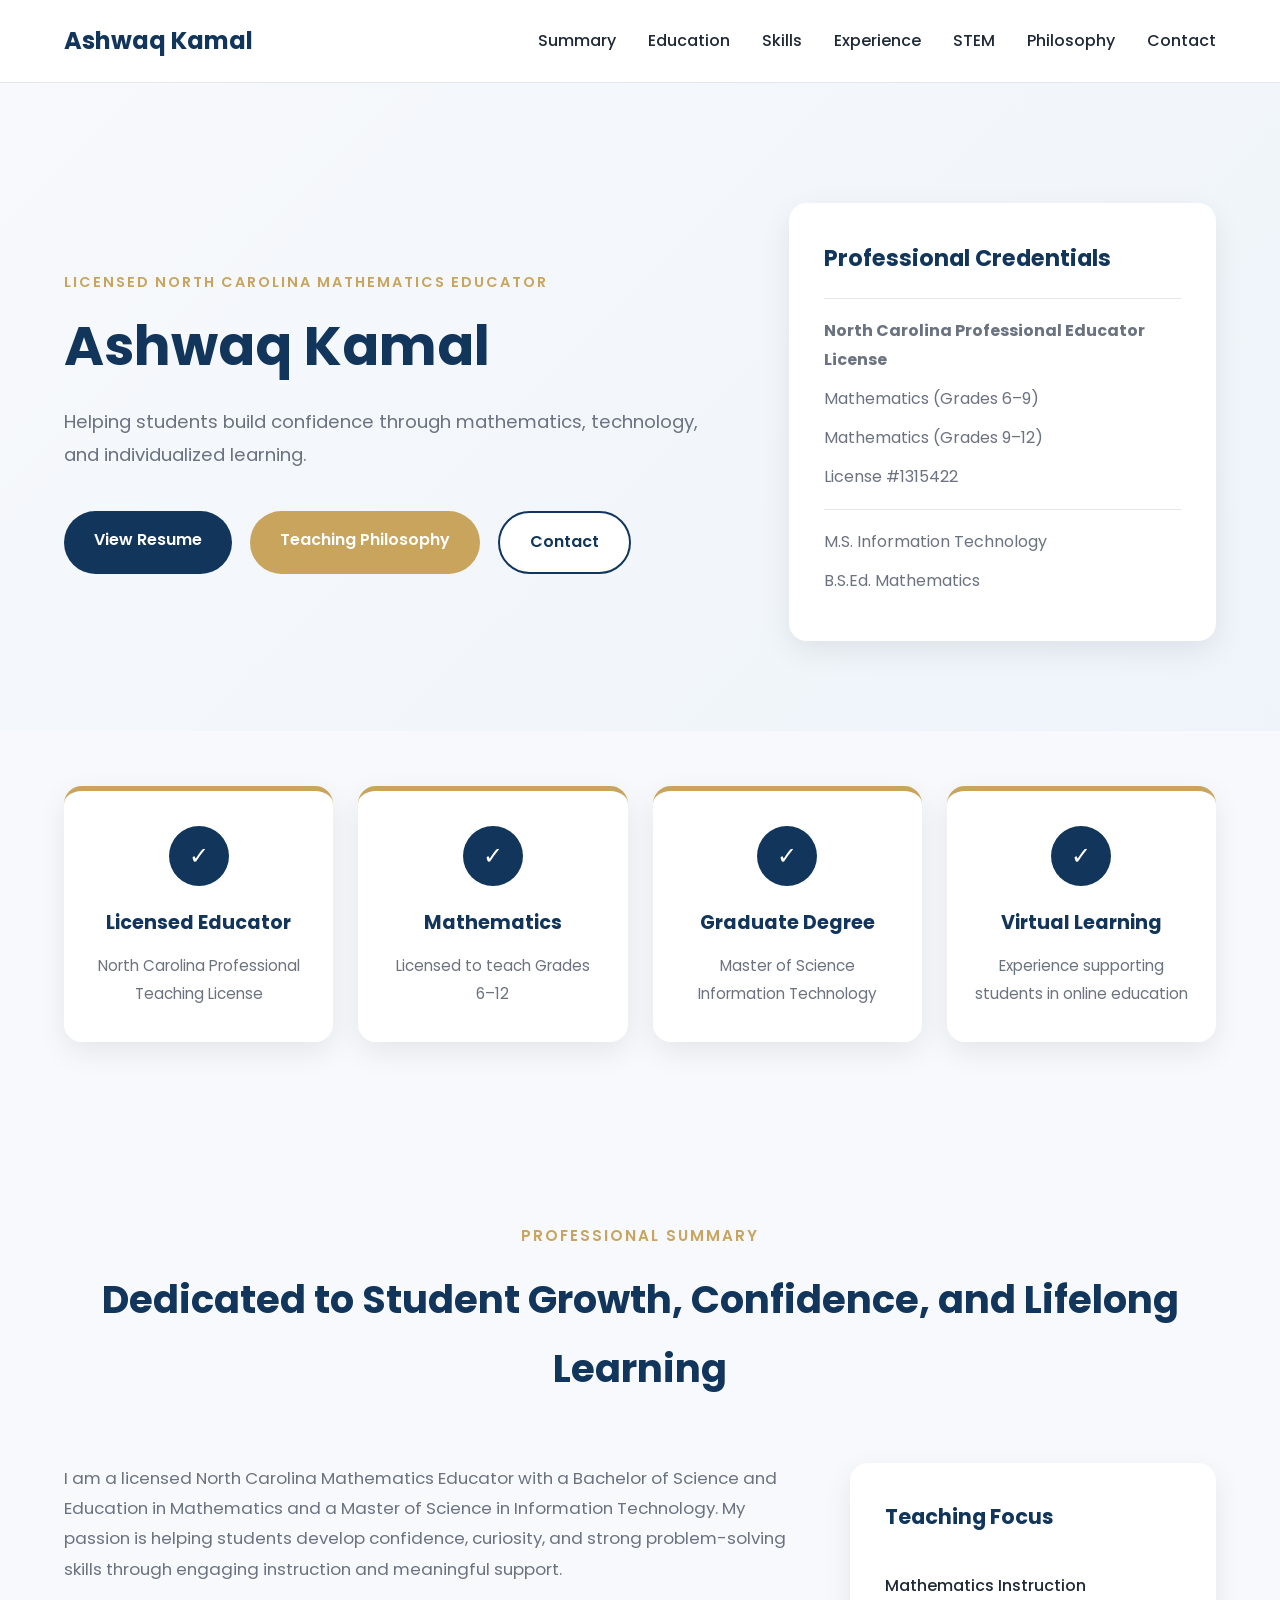
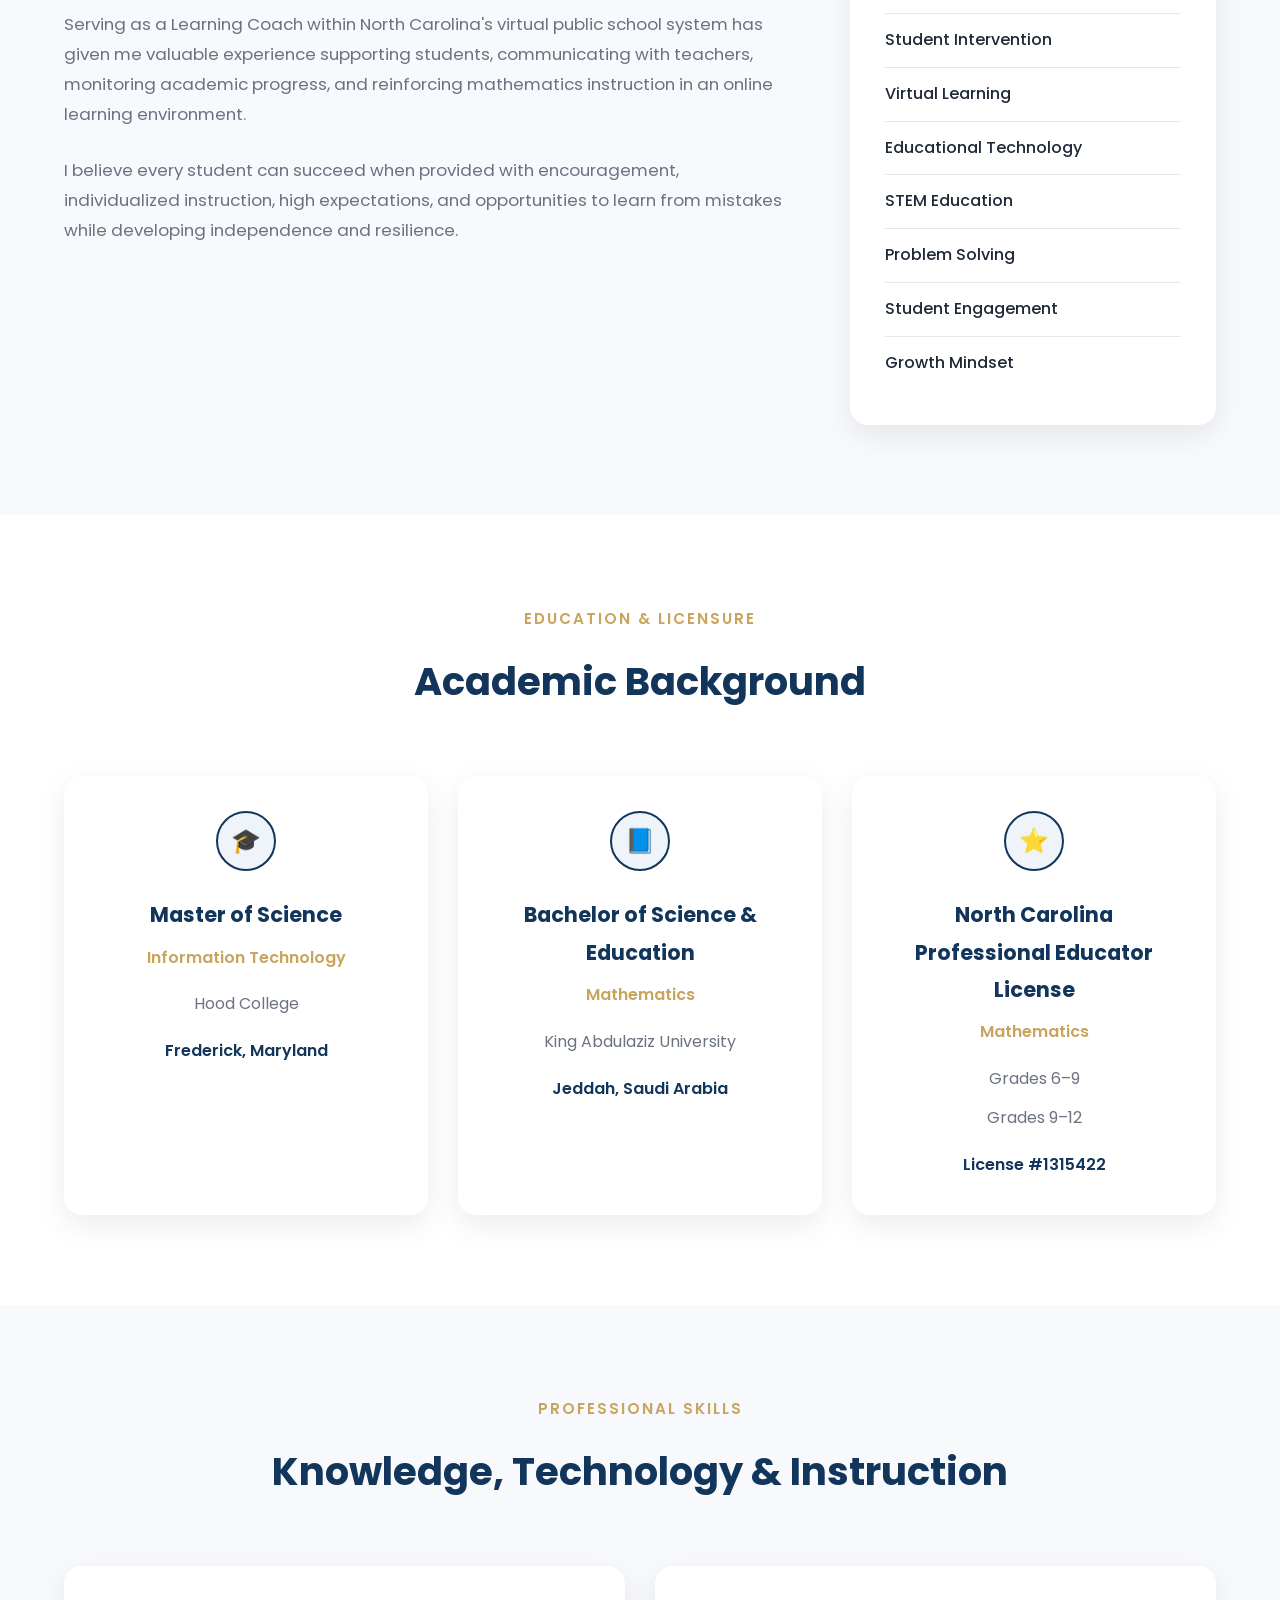
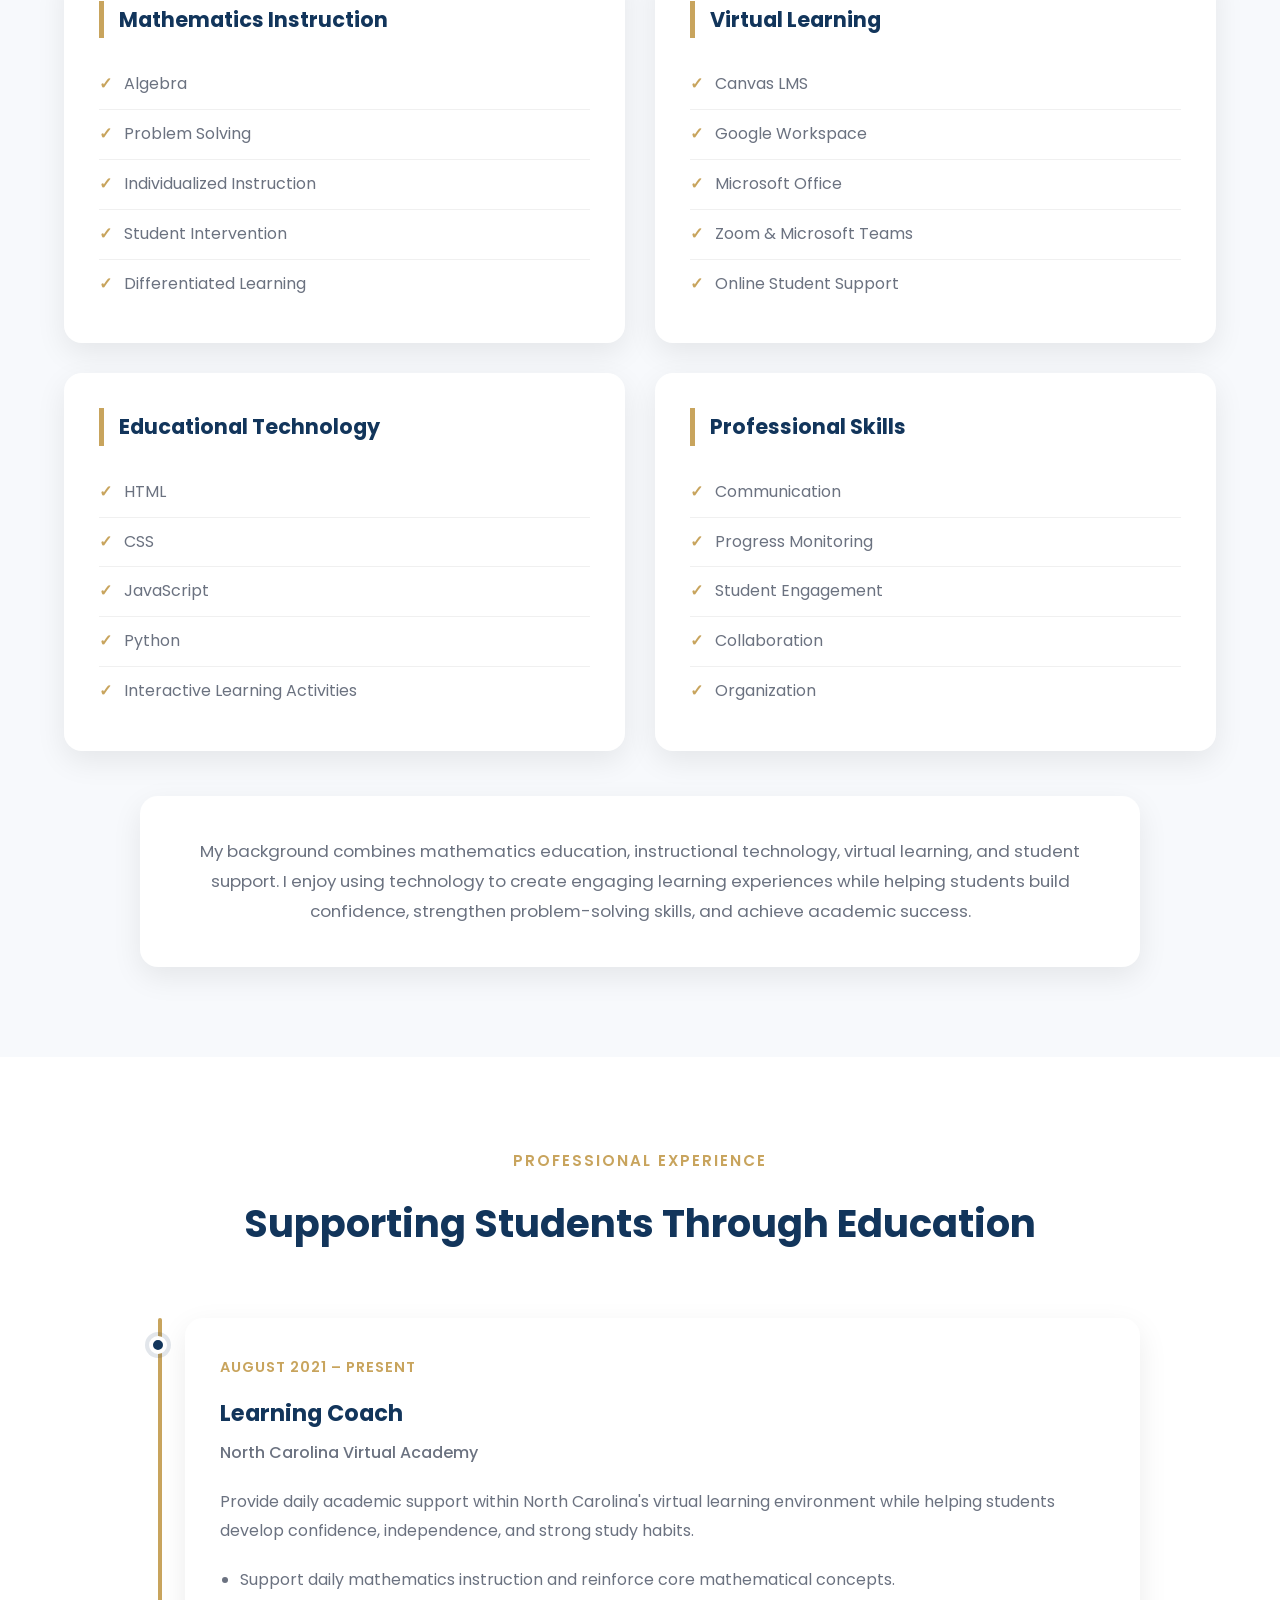
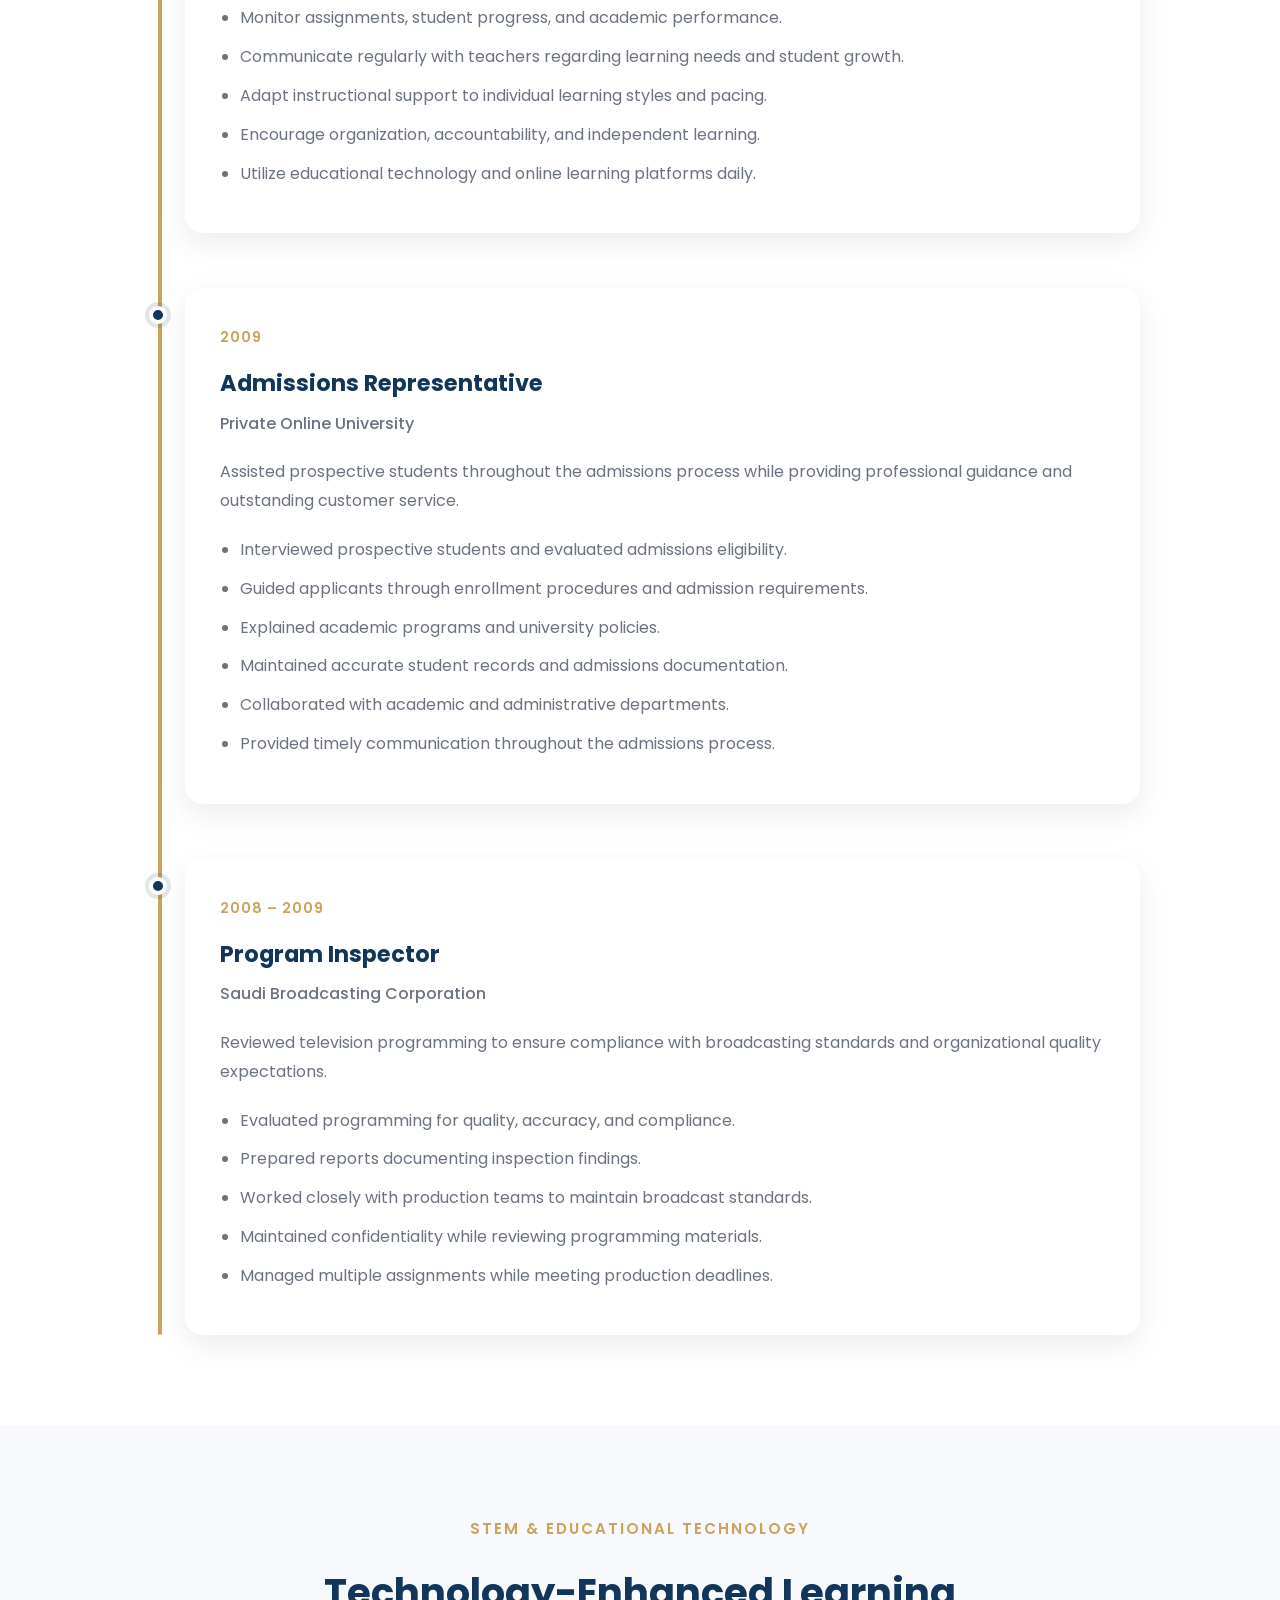
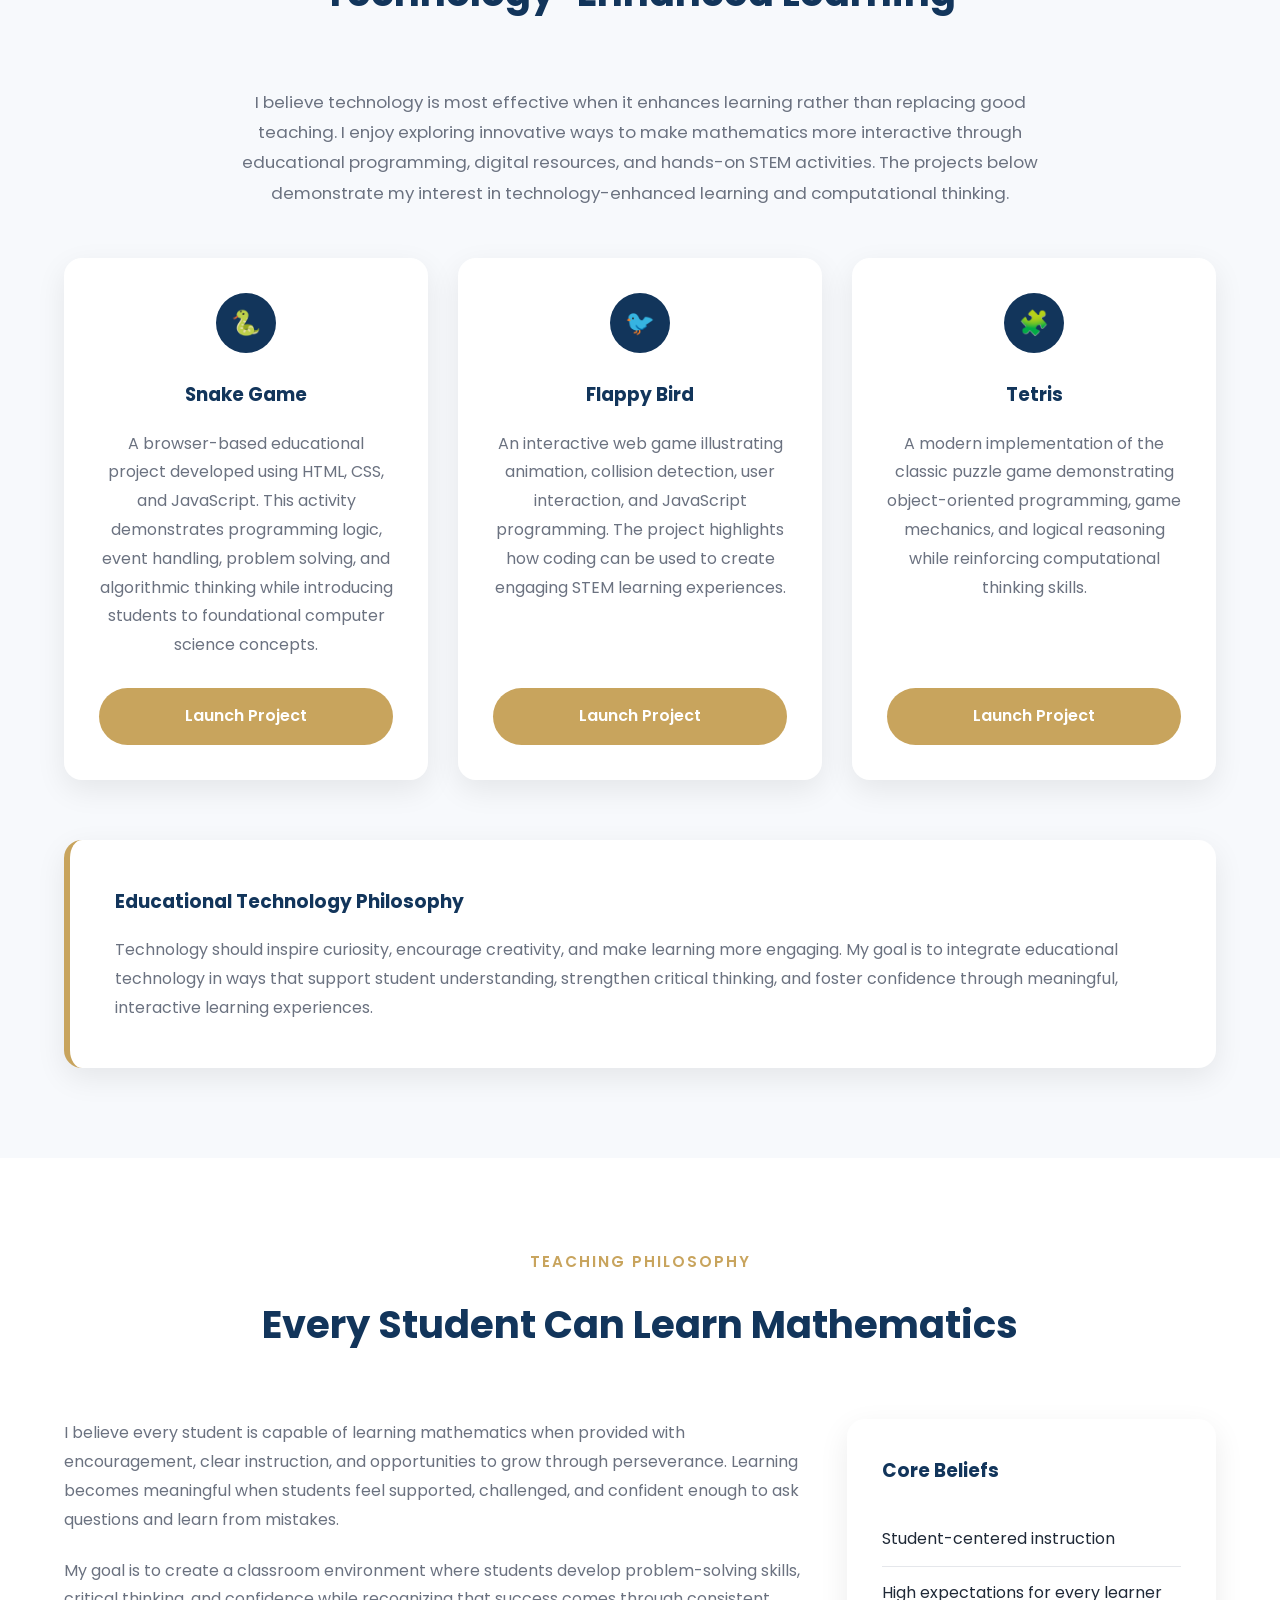
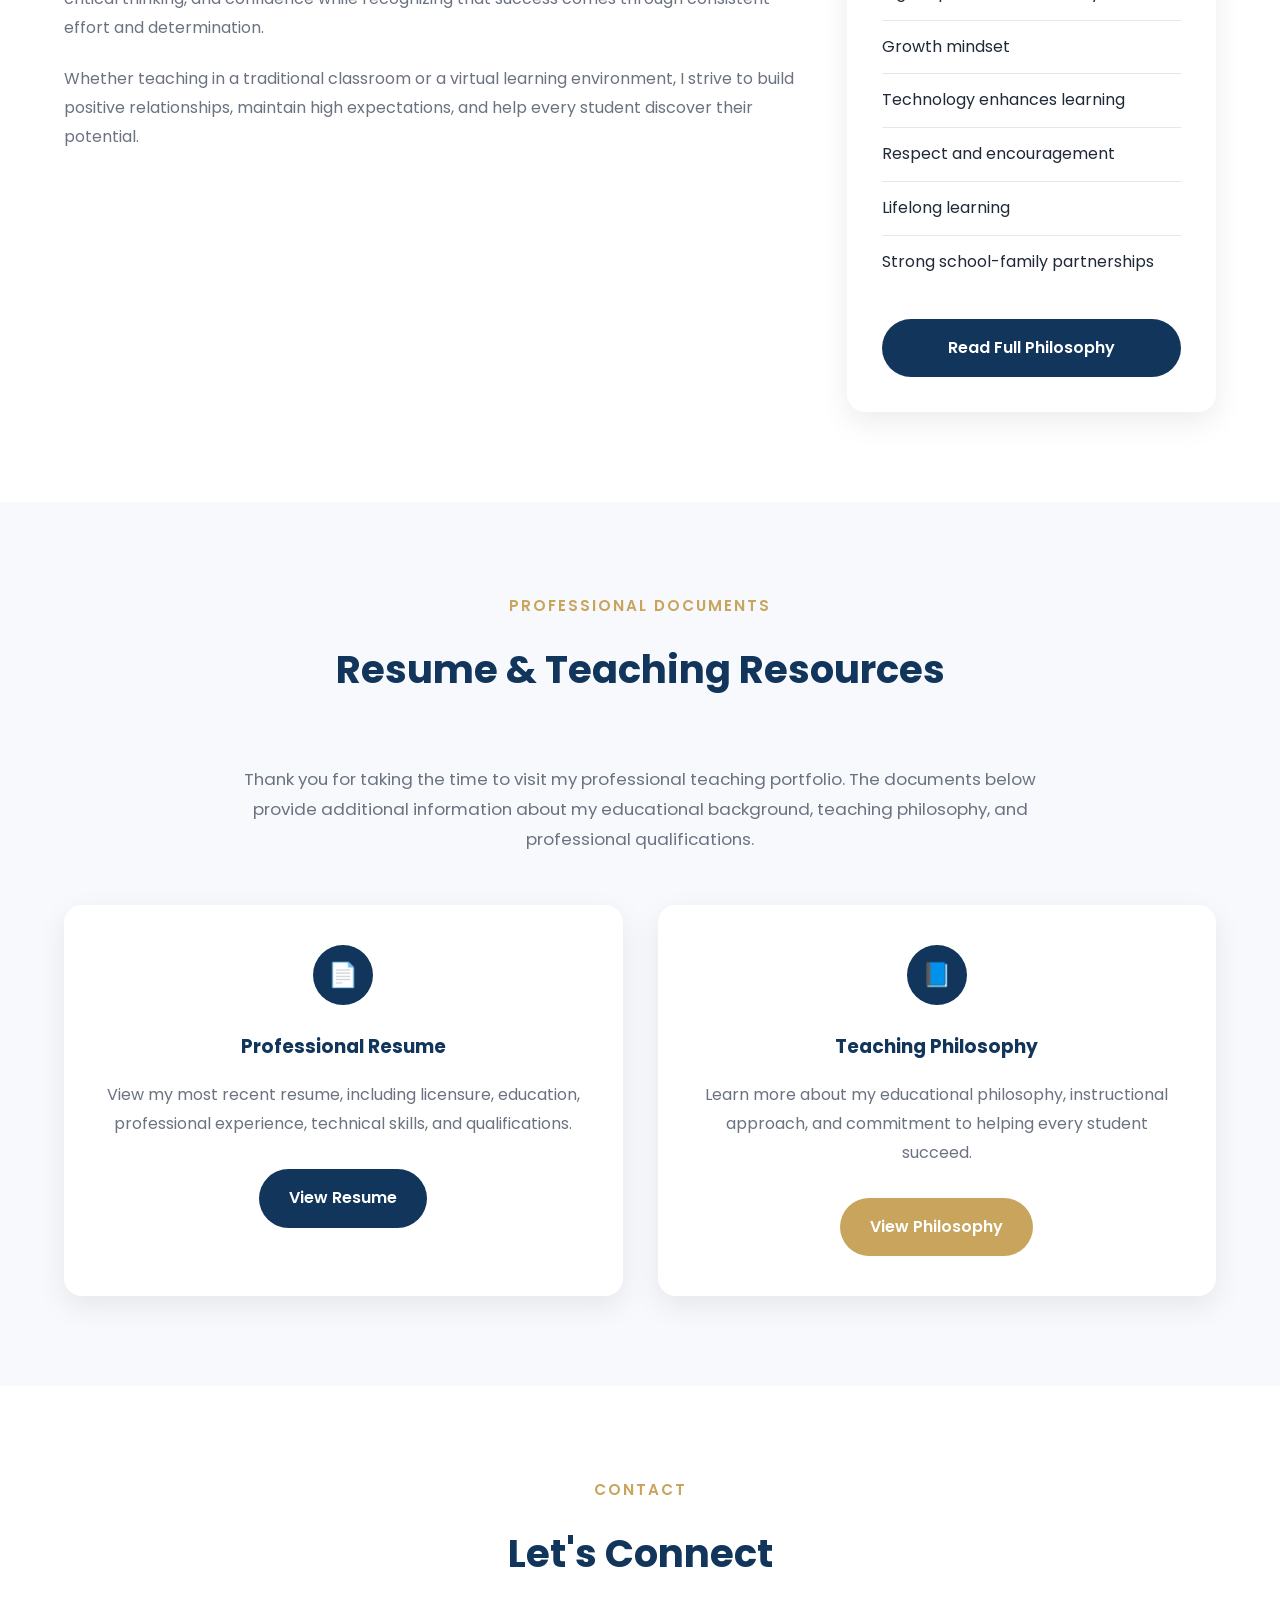
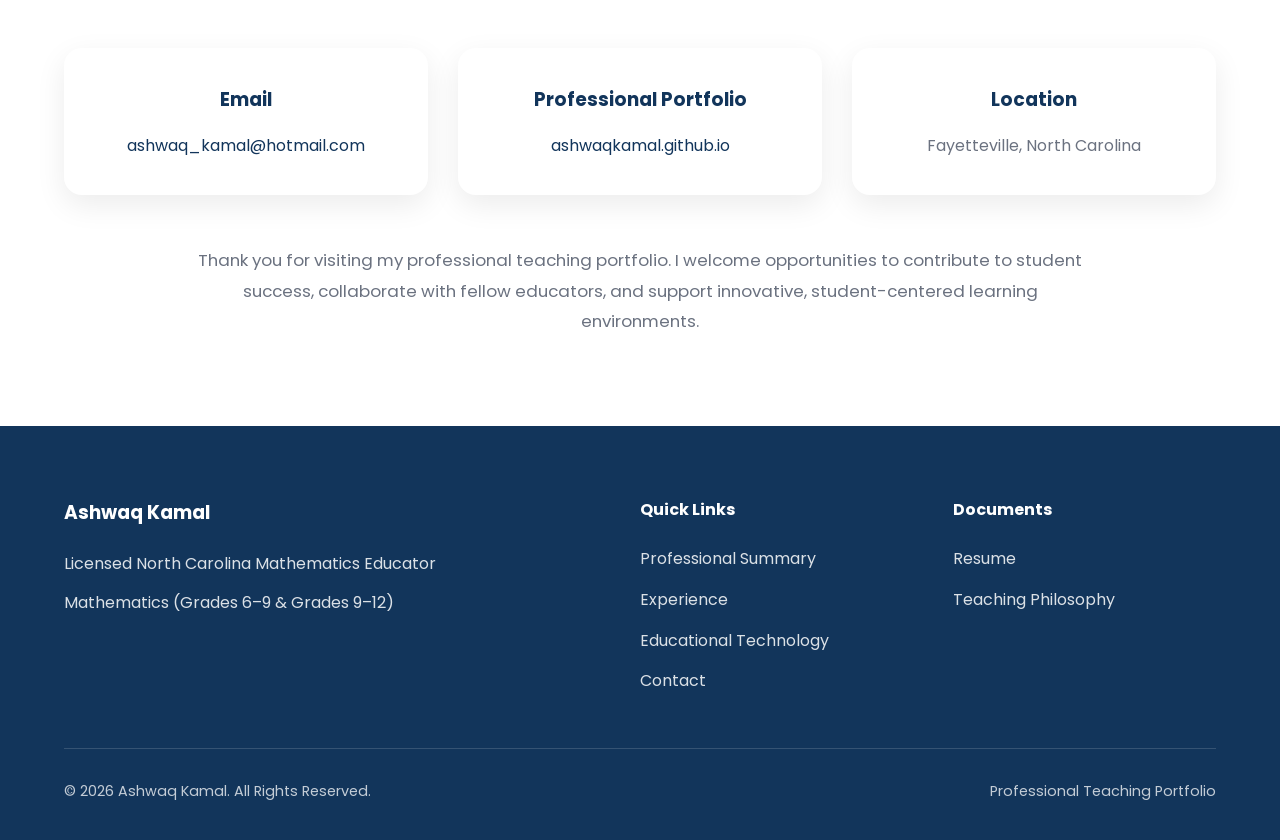
<file: index.html>
<!DOCTYPE html>
<html lang="en">

<head>

    <meta charset="UTF-8">

    <meta name="viewport"
          content="width=device-width, initial-scale=1.0">

    <meta name="description"
          content="Professional Teaching Portfolio of Ashwaq Kamal, Licensed North Carolina Mathematics Educator.">

    <meta name="keywords"
          content="Math Teacher, Mathematics Educator, North Carolina Teacher, STEM, Virtual Learning, NC Licensed Teacher">

    <meta name="author"
          content="Ashwaq Kamal">

    <title>

        Ashwaq Kamal | Professional Teaching Portfolio

    </title>

    <link rel="stylesheet"
          href="style.css">

    <link rel="preconnect"
          href="https://fonts.googleapis.com">

    <link rel="preconnect"
          href="https://fonts.gstatic.com"
          crossorigin>

    <link href="https://fonts.googleapis.com/css2?family=Poppins:wght@300;400;500;600;700&display=swap"
          rel="stylesheet">

</head>

<body>



<!-- ===========================
     HEADER
============================ -->

<header id="header">

    <div class="container">

        <nav>

            <div class="logo">

                Ashwaq Kamal

            </div>

            <ul>

                <li><a href="#summary">Summary</a></li>

                <li><a href="#education">Education</a></li>

                <li><a href="#skills">Skills</a></li>

                <li><a href="#experience">Experience</a></li>

                <li><a href="#stem">STEM</a></li>

                <li><a href="#philosophy">Philosophy</a></li>

                <li><a href="#contact">Contact</a></li>

            </ul>

        </nav>

    </div>

</header>



<!-- ===========================
     HERO
============================ -->

<section class="hero">

<div class="container hero-container">

<div class="hero-left">

<p class="hero-subtitle">

Licensed North Carolina Mathematics Educator

</p>

<h1>

Ashwaq Kamal

</h1>

<p class="hero-tagline">

Helping students build confidence through
mathematics, technology,
and individualized learning.

</p>

<div class="hero-buttons">

<a href="documents/resume.pdf"
target="_blank"
class="btn btn-primary">

View Resume

</a>

<a href="documents/teaching-philosophy.pdf"
target="_blank"
class="btn btn-secondary">

Teaching Philosophy

</a>

<a href="#contact"
class="btn btn-outline">

Contact

</a>

</div>

</div>



<div class="hero-right">

<div class="license-card">

<h3>

Professional Credentials

</h3>

<hr>

<p>

<strong>North Carolina Professional Educator License</strong>

</p>

<p>

Mathematics (Grades 6–9)

</p>

<p>

Mathematics (Grades 9–12)

</p>

<p>

License #1315422

</p>

<hr>

<p>

M.S. Information Technology

</p>

<p>

B.S.Ed. Mathematics

</p>

</div>

</div>

</div>

</section>



<!-- ===========================
     HIGHLIGHTS
============================ -->

<section class="highlights">

<div class="container">

<div class="highlight-grid">

<div class="highlight-card">

<div class="highlight-number">

✓

</div>

<h3>

Licensed Educator

</h3>

<p>

North Carolina
Professional
Teaching License

</p>

</div>



<div class="highlight-card">

<div class="highlight-number">

✓

</div>

<h3>

Mathematics

</h3>

<p>

Licensed to teach

Grades 6–12

</p>

</div>



<div class="highlight-card">

<div class="highlight-number">

✓

</div>

<h3>

Graduate Degree

</h3>

<p>

Master of Science

Information Technology

</p>

</div>



<div class="highlight-card">

<div class="highlight-number">

✓

</div>

<h3>

Virtual Learning

</h3>

<p>

Experience supporting students in online education

</p>

</div>

</div>

</div>

</section>



<!-- ===========================
     PROFESSIONAL SUMMARY
============================ -->

<section id="summary"
class="section">

<div class="container">

<div class="section-heading">

<span>

Professional Summary

</span>

<h2>

Dedicated to Student Growth,
Confidence,
and Lifelong Learning

</h2>

</div>

<div class="summary-grid">

<div class="summary-text">

<p>

I am a licensed North Carolina Mathematics Educator with a Bachelor of Science and Education in Mathematics and a Master of Science in Information Technology. My passion is helping students develop confidence, curiosity, and strong problem-solving skills through engaging instruction and meaningful support.

</p>

<p>

Serving as a Learning Coach within North Carolina's virtual public school system has given me valuable experience supporting students, communicating with teachers, monitoring academic progress, and reinforcing mathematics instruction in an online learning environment.

</p>

<p>

I believe every student can succeed when provided with encouragement, individualized instruction, high expectations, and opportunities to learn from mistakes while developing independence and resilience.

</p>

</div>

<div class="summary-image">

<div class="profile-box">

<h3>

Teaching Focus

</h3>

<ul>

<li>Mathematics Instruction</li>

<li>Student Intervention</li>

<li>Virtual Learning</li>

<li>Educational Technology</li>

<li>STEM Education</li>

<li>Problem Solving</li>

<li>Student Engagement</li>

<li>Growth Mindset</li>

</ul>

</div>

</div>

</div>

</div>

</section>



<!-- ===========================
     EDUCATION & LICENSURE
============================ -->

<section id="education"
class="section light">

<div class="container">

<div class="section-heading">

<span>

Education & Licensure

</span>

<h2>

Academic Background

</h2>

</div>

<div class="education-grid">
    <!-- Education Card -->

<article class="education-card">

    <div class="card-icon">

    🎓

    </div>

    <h3>

        Master of Science

    </h3>

    <h4>

        Information Technology

    </h4>

    <p>

        Hood College

    </p>

    <span>

        Frederick, Maryland

    </span>

</article>



<!-- Education Card -->

<article class="education-card">

    <div class="card-icon">

    📘

    </div>

    <h3>

        Bachelor of Science & Education

    </h3>

    <h4>

        Mathematics

    </h4>

    <p>

        King Abdulaziz University

    </p>

    <span>

        Jeddah, Saudi Arabia

    </span>

</article>



<!-- Licensure Card -->

<article class="education-card">

    <div class="card-icon">

    ⭐

    </div>

    <h3>

        North Carolina Professional Educator License

    </h3>

    <h4>

        Mathematics

    </h4>

    <p>

        Grades 6–9

    </p>

    <p>

        Grades 9–12

    </p>

    <span>

        License #1315422

    </span>

</article>

</div>

</div>

</section>



<!-- ===========================
     PROFESSIONAL SKILLS
============================ -->

<section id="skills"
class="section">

<div class="container">

<div class="section-heading">

<span>

Professional Skills

</span>

<h2>

Knowledge, Technology & Instruction

</h2>

</div>



<div class="skills-grid">



<div class="skill-card">

<h3>

Mathematics Instruction

</h3>

<ul>

<li>Algebra</li>

<li>Problem Solving</li>

<li>Individualized Instruction</li>

<li>Student Intervention</li>

<li>Differentiated Learning</li>

</ul>

</div>



<div class="skill-card">

<h3>

Virtual Learning

</h3>

<ul>

<li>Canvas LMS</li>

<li>Google Workspace</li>

<li>Microsoft Office</li>

<li>Zoom & Microsoft Teams</li>

<li>Online Student Support</li>

</ul>

</div>



<div class="skill-card">

<h3>

Educational Technology

</h3>

<ul>

<li>HTML</li>

<li>CSS</li>

<li>JavaScript</li>

<li>Python</li>

<li>Interactive Learning Activities</li>

</ul>

</div>



<div class="skill-card">

<h3>

Professional Skills

</h3>

<ul>

<li>Communication</li>

<li>Progress Monitoring</li>

<li>Student Engagement</li>

<li>Collaboration</li>

<li>Organization</li>

</ul>

</div>

</div>



<div class="skills-summary">

<p>

My background combines mathematics education, instructional technology,
virtual learning, and student support. I enjoy using technology to
create engaging learning experiences while helping students build
confidence, strengthen problem-solving skills, and achieve academic
success.

</p>

</div>

</div>

</section>



<!-- ===========================
     PROFESSIONAL EXPERIENCE
============================ -->

<section id="experience"
class="section light">

<div class="container">

<div class="section-heading">

<span>

Professional Experience

</span>

<h2>

Supporting Students Through Education

</h2>

</div>



<div class="timeline">
    <!-- ======================================
     EXPERIENCE 1
======================================= -->

<article class="timeline-item">

    <div class="timeline-dot"></div>

    <div class="timeline-content">

        <span class="timeline-date">

            August 2021 – Present

        </span>

        <h3>

            Learning Coach

        </h3>

        <h4>

            North Carolina Virtual Academy

        </h4>

        <p>

            Provide daily academic support within North Carolina's virtual
            learning environment while helping students develop confidence,
            independence, and strong study habits.

        </p>

        <ul>

            <li>Support daily mathematics instruction and reinforce core mathematical concepts.</li>

            <li>Monitor assignments, student progress, and academic performance.</li>

            <li>Communicate regularly with teachers regarding learning needs and student growth.</li>

            <li>Adapt instructional support to individual learning styles and pacing.</li>

            <li>Encourage organization, accountability, and independent learning.</li>

            <li>Utilize educational technology and online learning platforms daily.</li>

        </ul>

    </div>

</article>



<!-- ======================================
     EXPERIENCE 2
======================================= -->

<article class="timeline-item">

    <div class="timeline-dot"></div>

    <div class="timeline-content">

        <span class="timeline-date">

            2009

        </span>

        <h3>

            Admissions Representative

        </h3>

        <h4>

            Private Online University

        </h4>

        <p>

            Assisted prospective students throughout the admissions process
            while providing professional guidance and outstanding customer service.

        </p>

        <ul>

            <li>Interviewed prospective students and evaluated admissions eligibility.</li>

            <li>Guided applicants through enrollment procedures and admission requirements.</li>

            <li>Explained academic programs and university policies.</li>

            <li>Maintained accurate student records and admissions documentation.</li>

            <li>Collaborated with academic and administrative departments.</li>

            <li>Provided timely communication throughout the admissions process.</li>

        </ul>

    </div>

</article>



<!-- ======================================
     EXPERIENCE 3
======================================= -->

<article class="timeline-item">

    <div class="timeline-dot"></div>

    <div class="timeline-content">

        <span class="timeline-date">

            2008 – 2009

        </span>

        <h3>

            Program Inspector

        </h3>

        <h4>

            Saudi Broadcasting Corporation

        </h4>

        <p>

            Reviewed television programming to ensure compliance with
            broadcasting standards and organizational quality expectations.

        </p>

        <ul>

            <li>Evaluated programming for quality, accuracy, and compliance.</li>

            <li>Prepared reports documenting inspection findings.</li>

            <li>Worked closely with production teams to maintain broadcast standards.</li>

            <li>Maintained confidentiality while reviewing programming materials.</li>

            <li>Managed multiple assignments while meeting production deadlines.</li>

        </ul>

    </div>

</article>

</div>

</div>

</section>



<!-- ===========================
     STEM & EDUCATIONAL TECHNOLOGY
============================ -->

<section id="stem"
class="section">
    
<div class="container">

<div class="section-heading">

<span>

STEM & Educational Technology

</span>

<h2>

Technology-Enhanced Learning

</h2>

</div>
<p class="section-intro">

I believe technology is most effective when it enhances learning rather than
replacing good teaching. I enjoy exploring innovative ways to make mathematics
more interactive through educational programming, digital resources, and
hands-on STEM activities. The projects below demonstrate my interest in
technology-enhanced learning and computational thinking.

</p>



<div class="projects-grid">

<!-- Project 1 -->

<article class="project-card">

<div class="project-icon">

🐍

</div>

<h3>

Snake Game

</h3>

<p>

A browser-based educational project developed using HTML, CSS, and JavaScript.
This activity demonstrates programming logic, event handling,
problem solving, and algorithmic thinking while introducing students
to foundational computer science concepts.

</p>

<a href="games/snake.html"
target="_blank"
class="project-button">

Launch Project

</a>

</article>



<!-- Project 2 -->

<article class="project-card">

<div class="project-icon">

🐦

</div>

<h3>

Flappy Bird

</h3>

<p>

An interactive web game illustrating animation,
collision detection,
user interaction,
and JavaScript programming.
The project highlights how coding can be used to create engaging STEM learning experiences.

</p>

<a href="games/flappybird.html"
target="_blank"
class="project-button">

Launch Project

</a>

</article>



<!-- Project 3 -->

<article class="project-card">

<div class="project-icon">

🧩

</div>

<h3>

Tetris

</h3>

<p>

A modern implementation of the classic puzzle game demonstrating
object-oriented programming,
game mechanics,
and logical reasoning while reinforcing computational thinking skills.

</p>

<a href="games/tetris.html"
target="_blank"
class="project-button">

Launch Project

</a>

</article>

</div>



<!-- ==========================================
CLASSROOM INNOVATION
========================================== -->

<div class="innovation-box">

<h3>

Educational Technology Philosophy

</h3>

<p>

Technology should inspire curiosity,
encourage creativity,
and make learning more engaging.
My goal is to integrate educational technology in ways that support
student understanding,
strengthen critical thinking,
and foster confidence through meaningful,
interactive learning experiences.

</p>

</div>

</div>

</section>



<!-- ==========================================
TEACHING PHILOSOPHY
========================================== -->

<section id="philosophy"
class="section light">

<div class="container">

<div class="section-heading">

<span>

Teaching Philosophy

</span>

<h2>

Every Student Can Learn Mathematics

</h2>

</div>



<div class="philosophy-layout">

<div class="philosophy-text">

<p>

I believe every student is capable of learning mathematics when provided
with encouragement,
clear instruction,
and opportunities to grow through perseverance.
Learning becomes meaningful when students feel supported,
challenged,
and confident enough to ask questions and learn from mistakes.

</p>

<p>

My goal is to create a classroom environment where students develop
problem-solving skills,
critical thinking,
and confidence while recognizing that success comes through
consistent effort and determination.

</p>

<p>

Whether teaching in a traditional classroom or a virtual learning
environment,
I strive to build positive relationships,
maintain high expectations,
and help every student discover their potential.

</p>

</div>



<div class="philosophy-card">

<h3>

Core Beliefs

</h3>

<ul>

<li>Student-centered instruction</li>

<li>High expectations for every learner</li>

<li>Growth mindset</li>

<li>Technology enhances learning</li>

<li>Respect and encouragement</li>

<li>Lifelong learning</li>

<li>Strong school-family partnerships</li>

</ul>

<a href="documents/teaching-philosophy.pdf"
target="_blank"
class="btn btn-primary">

Read Full Philosophy

</a>

</div>

</div>

</div>

</section>



<!-- ==========================================
RESUME & DOCUMENTS
========================================== -->

<section class="section">

<div class="container">

<div class="section-heading">

<span>

Professional Documents

</span>

<h2>

Resume & Teaching Resources

</h2>

</div>
<p class="section-intro">

Thank you for taking the time to visit my professional teaching portfolio.
The documents below provide additional information about my educational
background, teaching philosophy, and professional qualifications.

</p>



<div class="documents-grid">

<article class="document-card">

<div class="document-icon">

📄

</div>

<h3>

Professional Resume

</h3>

<p>

View my most recent resume, including licensure,
education,
professional experience,
technical skills,
and qualifications.

</p>

<a href="documents/resume.pdf"
target="_blank"
class="btn btn-primary">

View Resume

</a>

</article>



<article class="document-card">

<div class="document-icon">

📘

</div>

<h3>

Teaching Philosophy

</h3>

<p>

Learn more about my educational philosophy,
instructional approach,
and commitment to helping every student succeed.

</p>

<a href="documents/teaching-philosophy.pdf"
target="_blank"
class="btn btn-secondary">

View Philosophy

</a>

</article>

</div>

</div>

</section>



<!-- ==========================================
CONTACT
========================================== -->

<section id="contact"
class="section light">

<div class="container">

<div class="section-heading">

<span>

Contact

</span>

<h2>

Let's Connect

</h2>

</div>



<div class="contact-wrapper">

<div class="contact-card">

<h3>

Email

</h3>

<p>

<a href="mailto:ashwaq_kamal@hotmail.com">

ashwaq_kamal@hotmail.com

</a>

</p>

</div>



<div class="contact-card">

<h3>

Professional Portfolio

</h3>

<p>

<a href="https://ashwaqkamal.github.io"
target="_blank">

ashwaqkamal.github.io

</a>

</p>

</div>



<div class="contact-card">

<h3>

Location

</h3>

<p>

Fayetteville, North Carolina

</p>

</div>

</div>



<div class="contact-message">

<p>

Thank you for visiting my professional teaching portfolio.
I welcome opportunities to contribute to student success,
collaborate with fellow educators,
and support innovative,
student-centered learning environments.

</p>

</div>

</div>

</section>



<!-- ==========================================
FOOTER
========================================== -->

<footer>

<div class="container">

<div class="footer-grid">

<div>

<h3>

Ashwaq Kamal

</h3>

<p>

Licensed North Carolina Mathematics Educator

</p>

<p>

Mathematics (Grades 6–9 & Grades 9–12)

</p>

</div>



<div>

<h4>

Quick Links

</h4>

<ul>

<li>

<a href="#summary">

Professional Summary

</a>

</li>

<li>

<a href="#experience">

Experience

</a>

</li>

<li>

<a href="#stem">

Educational Technology

</a>

</li>

<li>

<a href="#contact">

Contact

</a>

</li>

</ul>

</div>



<div>

<h4>

Documents

</h4>

<ul>

<li>

<a href="documents/resume.pdf"
target="_blank">

Resume

</a>

</li>

<li>

<a href="documents/teaching-philosophy.pdf"
target="_blank">

Teaching Philosophy

</a>

</li>

</ul>

</div>

</div>



<hr>



<div class="copyright">

<p>

© 2026 Ashwaq Kamal. All Rights Reserved.

</p>

<p>

Professional Teaching Portfolio

</p>

</div>

</div>

</footer>



<button id="backToTop"
title="Back to Top">

↑

</button>



<script src="script.js"></script>

</body>

</html>
</file>
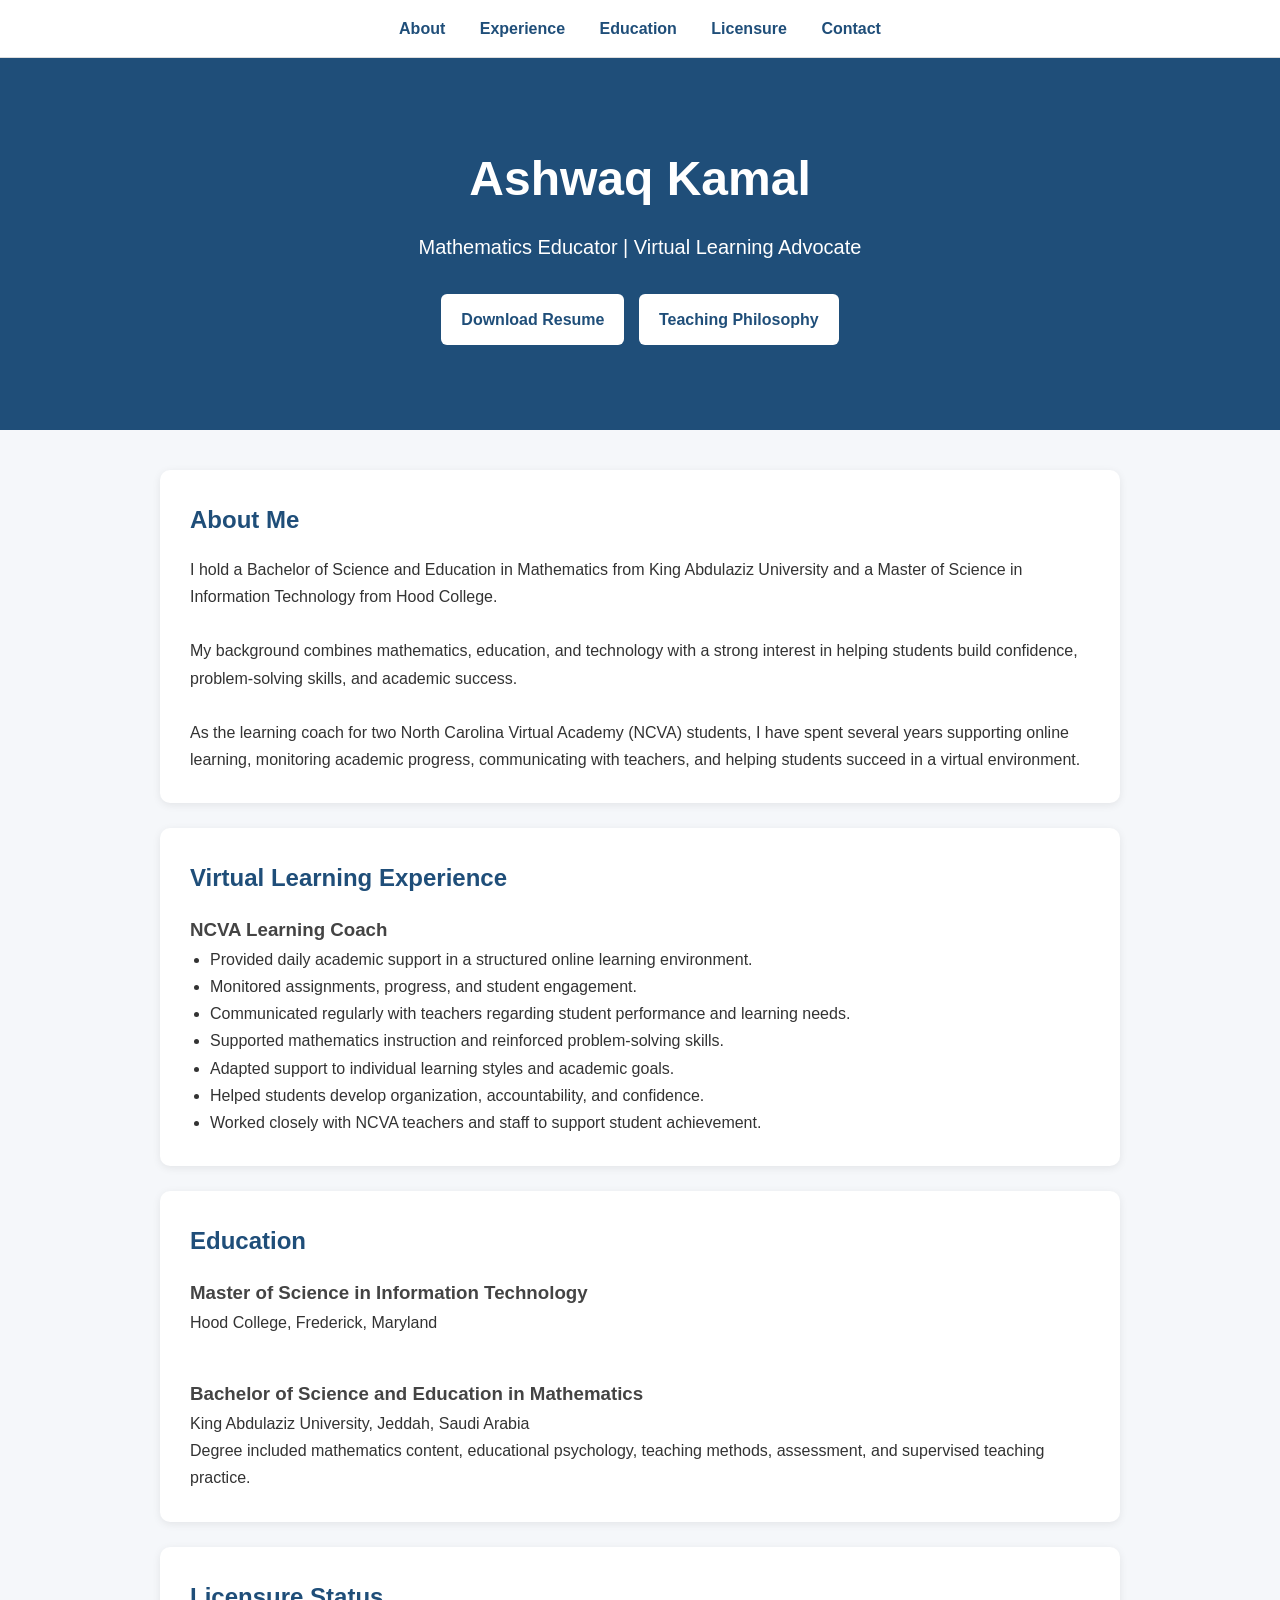
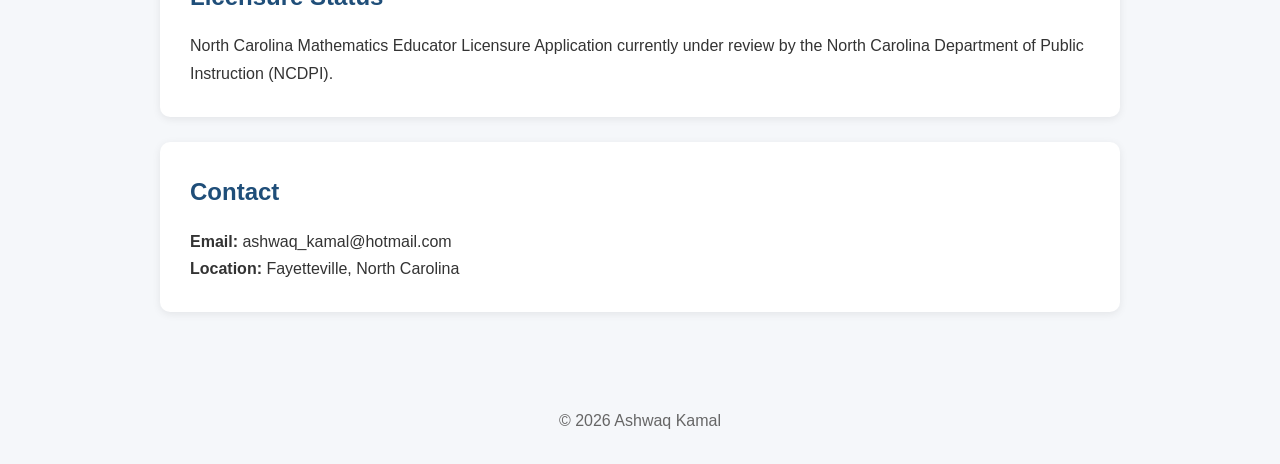
<file: index.html.html>
<!DOCTYPE html>
<html lang="en">
<head>
<meta charset="UTF-8">
<meta name="viewport" content="width=device-width, initial-scale=1.0">

<title>Ashwaq Kamal | Mathematics Educator</title>

<style>

*{
    margin:0;
    padding:0;
    box-sizing:border-box;
}

body{
    font-family: Arial, Helvetica, sans-serif;
    background:#f5f7fa;
    color:#333;
    line-height:1.7;
}

nav{
    background:white;
    padding:15px;
    text-align:center;
    border-bottom:1px solid #ddd;
    position:sticky;
    top:0;
}

nav a{
    color:#1f4e79;
    text-decoration:none;
    margin:0 15px;
    font-weight:bold;
}

header{
    background:#1f4e79;
    color:white;
    text-align:center;
    padding:80px 20px;
}

header h1{
    font-size:48px;
    margin-bottom:10px;
}

header p{
    font-size:20px;
}

.buttons{
    margin-top:25px;
}

.button{
    display:inline-block;
    padding:12px 20px;
    background:white;
    color:#1f4e79;
    text-decoration:none;
    border-radius:6px;
    margin:5px;
    font-weight:bold;
}

.button:hover{
    background:#e8eef5;
}

.container{
    max-width:1000px;
    margin:auto;
    padding:40px 20px;
}

section{
    background:white;
    padding:30px;
    margin-bottom:25px;
    border-radius:10px;
    box-shadow:0 2px 8px rgba(0,0,0,.08);
}

h2{
    color:#1f4e79;
    margin-bottom:15px;
}

h3{
    color:#444;
    margin-top:15px;
}

ul{
    padding-left:20px;
}

footer{
    text-align:center;
    color:#666;
    padding:30px;
}

</style>
</head>

<body>

<nav>
    <a href="#about">About</a>
    <a href="#experience">Experience</a>
    <a href="#education">Education</a>
    <a href="#licensure">Licensure</a>
    <a href="#contact">Contact</a>
</nav>

<header>

    <h1>Ashwaq Kamal</h1>

    <p>
        Mathematics Educator | Virtual Learning Advocate
    </p>

    <div class="buttons">

        <a class="button" href="resume.pdf" target="_blank">
            Download Resume
        </a>

        <a class="button" href="teaching-philosophy.pdf" target="_blank">
            Teaching Philosophy
        </a>

    </div>

</header>

<div class="container">

<section id="about">

<h2>About Me</h2>

<p>
I hold a Bachelor of Science and Education in Mathematics from King Abdulaziz University and a Master of Science in Information Technology from Hood College.
</p>

<br>

<p>
My background combines mathematics, education, and technology with a strong interest in helping students build confidence, problem-solving skills, and academic success.
</p>

<br>

<p>
As the learning coach for two North Carolina Virtual Academy (NCVA) students, I have spent several years supporting online learning, monitoring academic progress, communicating with teachers, and helping students succeed in a virtual environment.
</p>

</section>

<section id="experience">

<h2>Virtual Learning Experience</h2>

<h3>NCVA Learning Coach</h3>

<ul>
<li>Provided daily academic support in a structured online learning environment.</li>
<li>Monitored assignments, progress, and student engagement.</li>
<li>Communicated regularly with teachers regarding student performance and learning needs.</li>
<li>Supported mathematics instruction and reinforced problem-solving skills.</li>
<li>Adapted support to individual learning styles and academic goals.</li>
<li>Helped students develop organization, accountability, and confidence.</li>
<li>Worked closely with NCVA teachers and staff to support student achievement.</li>
</ul>

</section>

<section id="education">

<h2>Education</h2>

<h3>Master of Science in Information Technology</h3>
<p>Hood College, Frederick, Maryland</p>

<br>

<h3>Bachelor of Science and Education in Mathematics</h3>
<p>King Abdulaziz University, Jeddah, Saudi Arabia</p>

<p>
Degree included mathematics content, educational psychology, teaching methods, assessment, and supervised teaching practice.
</p>

</section>

<section id="licensure">

<h2>Licensure Status</h2>

<p>
North Carolina Mathematics Educator Licensure Application currently under review by the North Carolina Department of Public Instruction (NCDPI).
</p>

</section>

<section id="contact">

<h2>Contact</h2>

<p>
<strong>Email:</strong>
ashwaq_kamal@hotmail.com
</p>

<p>
<strong>Location:</strong>
Fayetteville, North Carolina
</p>

</section>

</div>

<footer>

© 2026 Ashwaq Kamal

</footer>

</body>
</html>
</file>
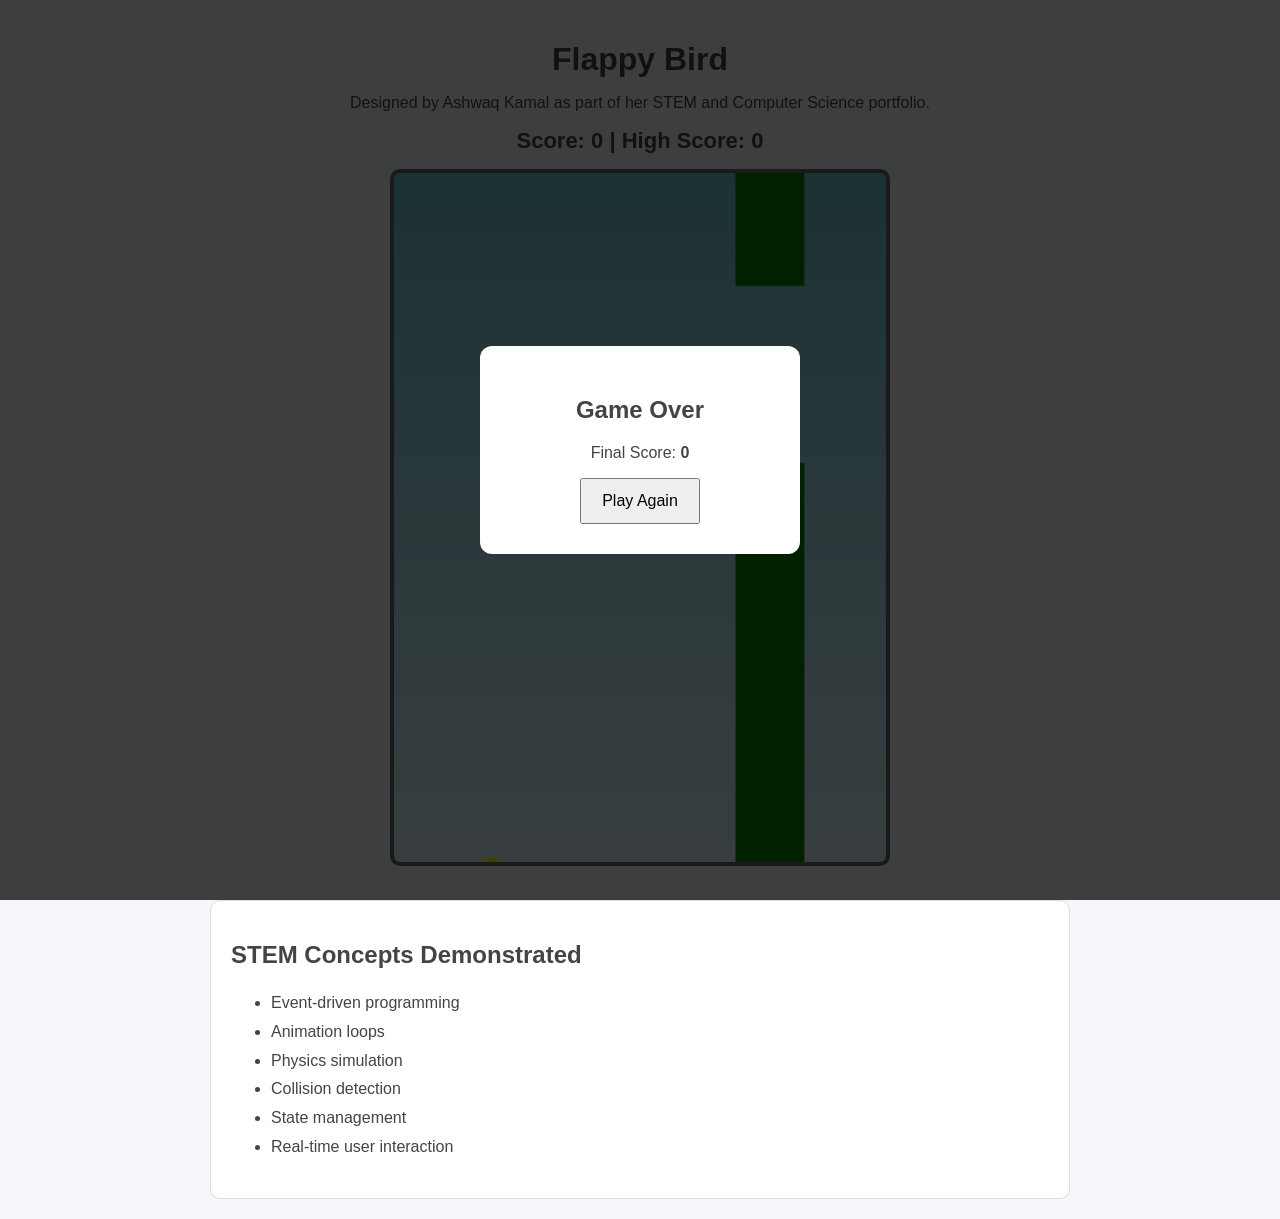
<file: games/flappybird.html>
<!DOCTYPE html>
<html lang="en">
<head>
<meta charset="UTF-8">
<meta name="viewport" content="width=device-width, initial-scale=1.0">

<title>Flappy Bird | Ashwaq Kamal</title>

<style>

*{
    box-sizing:border-box;
}

body{
    margin:0;
    font-family:Arial, Helvetica, sans-serif;
    background:#f5f7fa;
    text-align:center;
    color:#444;
}

.container{
    max-width:900px;
    margin:auto;
    padding:20px;
}

h1{
    margin-bottom:10px;
}

canvas{
    background:linear-gradient(#70c5ce,#dff6ff);
    border:4px solid #666;
    border-radius:10px;
    width:100%;
    max-width:500px;
    height:auto;
}

#scoreboard{
    margin:15px;
    font-size:22px;
    font-weight:bold;
}

#gameOverScreen{
    display:none;
    position:fixed;
    top:0;
    left:0;
    width:100%;
    height:100%;
    background:rgba(0,0,0,.75);
    justify-content:center;
    align-items:center;
}

#gameOverBox{
    background:white;
    padding:30px;
    border-radius:12px;
    width:320px;
}

#gameOverBox button{
    padding:12px 20px;
    font-size:16px;
    cursor:pointer;
}

.stem-box{
    margin-top:30px;
    background:white;
    border:1px solid #ddd;
    border-radius:10px;
    padding:20px;
    text-align:left;
}

ul{
    line-height:1.8;
}

</style>
</head>

<body>

<div class="container">

<h1>Flappy Bird</h1>

<p>
Designed by Ashwaq Kamal as part of her STEM and Computer Science portfolio.
</p>

<div id="scoreboard">
Score:
<span id="score">0</span>

|

High Score:
<span id="highscore">0</span>
</div>

<canvas id="gameCanvas" width="500" height="700"></canvas>

<div class="stem-box">

<h2>STEM Concepts Demonstrated</h2>

<ul>
<li>Event-driven programming</li>
<li>Animation loops</li>
<li>Physics simulation</li>
<li>Collision detection</li>
<li>State management</li>
<li>Real-time user interaction</li>
</ul>

</div>

</div>

<div id="gameOverScreen">

<div id="gameOverBox">

<h2>Game Over</h2>

<p>
Final Score:
<strong id="finalScore">0</strong>
</p>

<button onclick="restartGame()">
Play Again
</button>

</div>

</div>

<script src="../js/flappybird.js"></script>

</body>
</html>
</file>
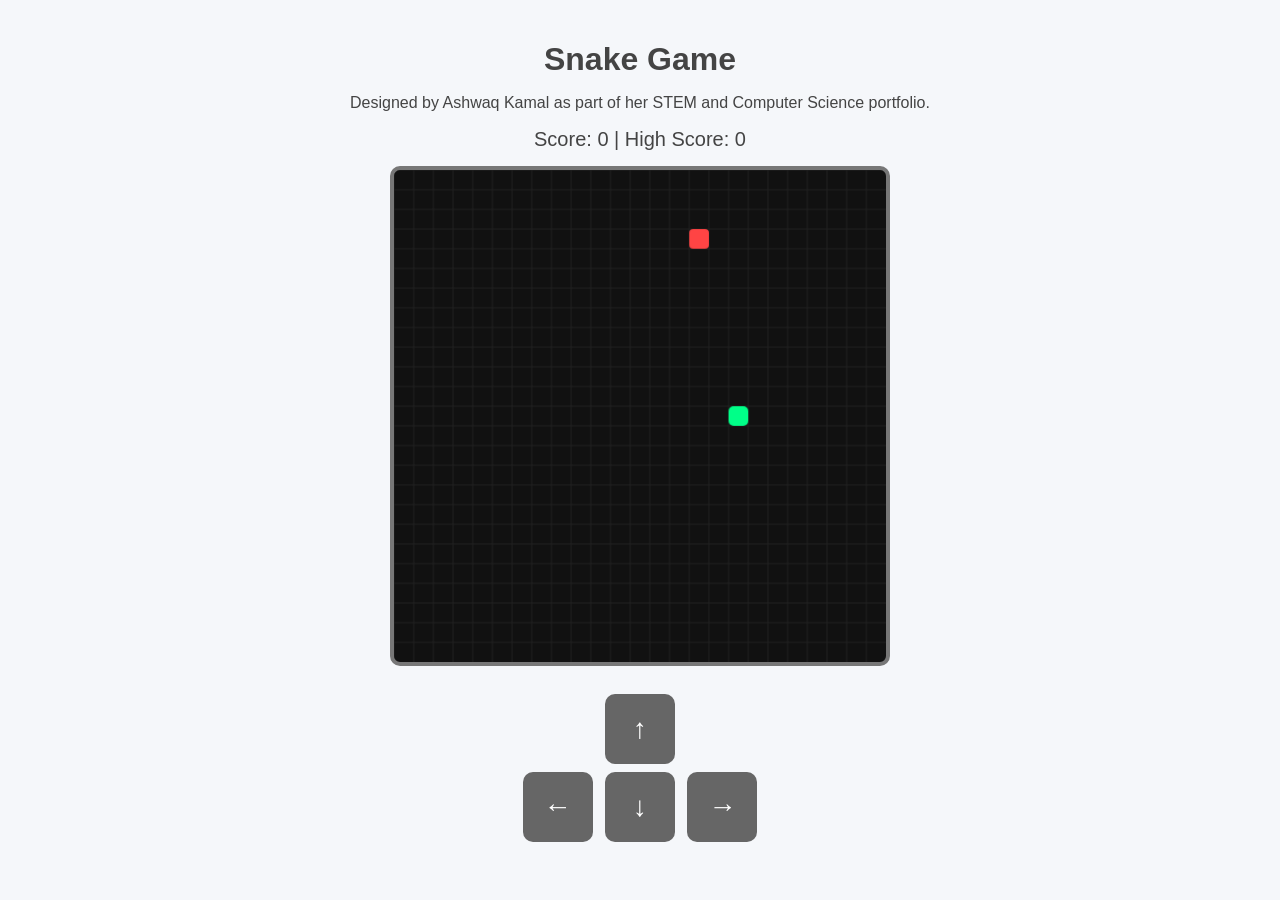
<file: games/snake.html>
<!DOCTYPE html>
<html lang="en">
<head>
<meta charset="UTF-8">
<meta name="viewport" content="width=device-width, initial-scale=1.0">

<title>Snake Game | Ashwaq Kamal</title>

<style>

*{
    box-sizing:border-box;
}

body{
    margin:0;
    font-family:Arial, Helvetica, sans-serif;
    background:#f5f7fa;
    text-align:center;
    color:#444;
}

.container{
    max-width:700px;
    margin:auto;
    padding:20px;
}

h1{
    margin-bottom:10px;
}

#scoreboard{
    font-size:20px;
    margin-bottom:15px;
}

canvas{
    background:#111;
    border:4px solid #777;
    border-radius:10px;
    width:100%;
    max-width:500px;
    height:auto;
}

.controls{
    margin-top:20px;
}

.controls button{
    width:70px;
    height:70px;
    font-size:28px;
    margin:4px;
    border:none;
    border-radius:10px;
    background:#666;
    color:white;
    cursor:pointer;
}

.controls button:hover{
    background:#555;
}

#gameOverScreen{
    display:none;
    position:fixed;
    top:0;
    left:0;
    width:100%;
    height:100%;
    background:rgba(0,0,0,.75);
    justify-content:center;
    align-items:center;
}

#gameOverBox{
    background:white;
    padding:30px;
    border-radius:12px;
    width:320px;
}

#gameOverBox button{
    padding:12px 20px;
    border:none;
    border-radius:8px;
    background:#666;
    color:white;
    cursor:pointer;
    font-size:16px;
}

#gameOverBox button:hover{
    background:#555;
}

</style>
</head>

<body>

<div class="container">

<h1>Snake Game</h1>

<p>
Designed by Ashwaq Kamal as part of her STEM and Computer Science portfolio.
</p>

<div id="scoreboard">
Score: <span id="score">0</span>
|
High Score: <span id="highscore">0</span>
</div>

<canvas id="game" width="500" height="500"></canvas>

<div class="controls">

<div>
<button onclick="setDirection('up')">↑</button>
</div>

<div>
<button onclick="setDirection('left')">←</button>
<button onclick="setDirection('down')">↓</button>
<button onclick="setDirection('right')">→</button>
</div>

</div>

</div>

<div id="gameOverScreen">

<div id="gameOverBox">

<h2>Game Over</h2>

<p>
Final Score:
<strong id="finalScore">0</strong>
</p>

<button onclick="restartGame()">
Play Again
</button>

</div>

</div>

<script>

const canvas = document.getElementById("game");
const ctx = canvas.getContext("2d");

const grid = 20;
const boardSize = 500;

let snake;
let dx;
let dy;
let food;
let score;
let loop;

let highScore =
localStorage.getItem("snakeHighScore") || 0;

document.getElementById("highscore").textContent =
highScore;

function randomFood(){

return{
x:Math.floor(Math.random()*25)*20,
y:Math.floor(Math.random()*25)*20
};

}

function initializeGame(){

snake=[
{x:240,y:240}
];

dx=grid;
dy=0;

food=randomFood();

score=0;

document.getElementById("score").textContent=score;

document.getElementById("gameOverScreen")
.style.display="none";

clearInterval(loop);

loop=setInterval(draw,170);

}

function setDirection(direction){

if(direction==="up" && dy===0){
dx=0;
dy=-grid;
}

if(direction==="down" && dy===0){
dx=0;
dy=grid;
}

if(direction==="left" && dx===0){
dx=-grid;
dy=0;
}

if(direction==="right" && dx===0){
dx=grid;
dy=0;
}

}

document.addEventListener("keydown",(e)=>{

if(e.key==="ArrowUp" || e.key==="w"){
setDirection("up");
}

if(e.key==="ArrowDown" || e.key==="s"){
setDirection("down");
}

if(e.key==="ArrowLeft" || e.key==="a"){
setDirection("left");
}

if(e.key==="ArrowRight" || e.key==="d"){
setDirection("right");
}

});

function draw(){

ctx.clearRect(0,0,boardSize,boardSize);

for(let i=0;i<boardSize;i+=grid){

ctx.strokeStyle="#222";

ctx.beginPath();
ctx.moveTo(i,0);
ctx.lineTo(i,boardSize);
ctx.stroke();

ctx.beginPath();
ctx.moveTo(0,i);
ctx.lineTo(boardSize,i);
ctx.lineTo(boardSize,i);
ctx.stroke();

}

const head={
x:snake[0].x+dx,
y:snake[0].y+dy
};

snake.unshift(head);

if(head.x===food.x && head.y===food.y){

score++;

document.getElementById("score").textContent=
score;

food=randomFood();

}else{

snake.pop();

}

ctx.fillStyle="#ff4444";

ctx.beginPath();
ctx.roundRect(food.x,food.y,20,20,4);
ctx.fill();

snake.forEach((segment,index)=>{

if(index===0){

ctx.fillStyle="#00ff88";

}else{

ctx.fillStyle="#00cc66";

}

ctx.beginPath();
ctx.roundRect(
segment.x,
segment.y,
20,
20,
5
);

ctx.fill();

});

if(
head.x<0 ||
head.x>=boardSize ||
head.y<0 ||
head.y>=boardSize
){
endGame();
}

for(let i=1;i<snake.length;i++){

if(
head.x===snake[i].x &&
head.y===snake[i].y
){
endGame();
}

}

}

function endGame(){

clearInterval(loop);

if(score>highScore){

highScore=score;

localStorage.setItem(
"snakeHighScore",
highScore
);

document.getElementById("highscore")
.textContent=highScore;

}

document.getElementById("finalScore")
.textContent=score;

document.getElementById("gameOverScreen")
.style.display="flex";

}

function restartGame(){

initializeGame();

}

initializeGame();

</script>

</body>
</html>
</file>
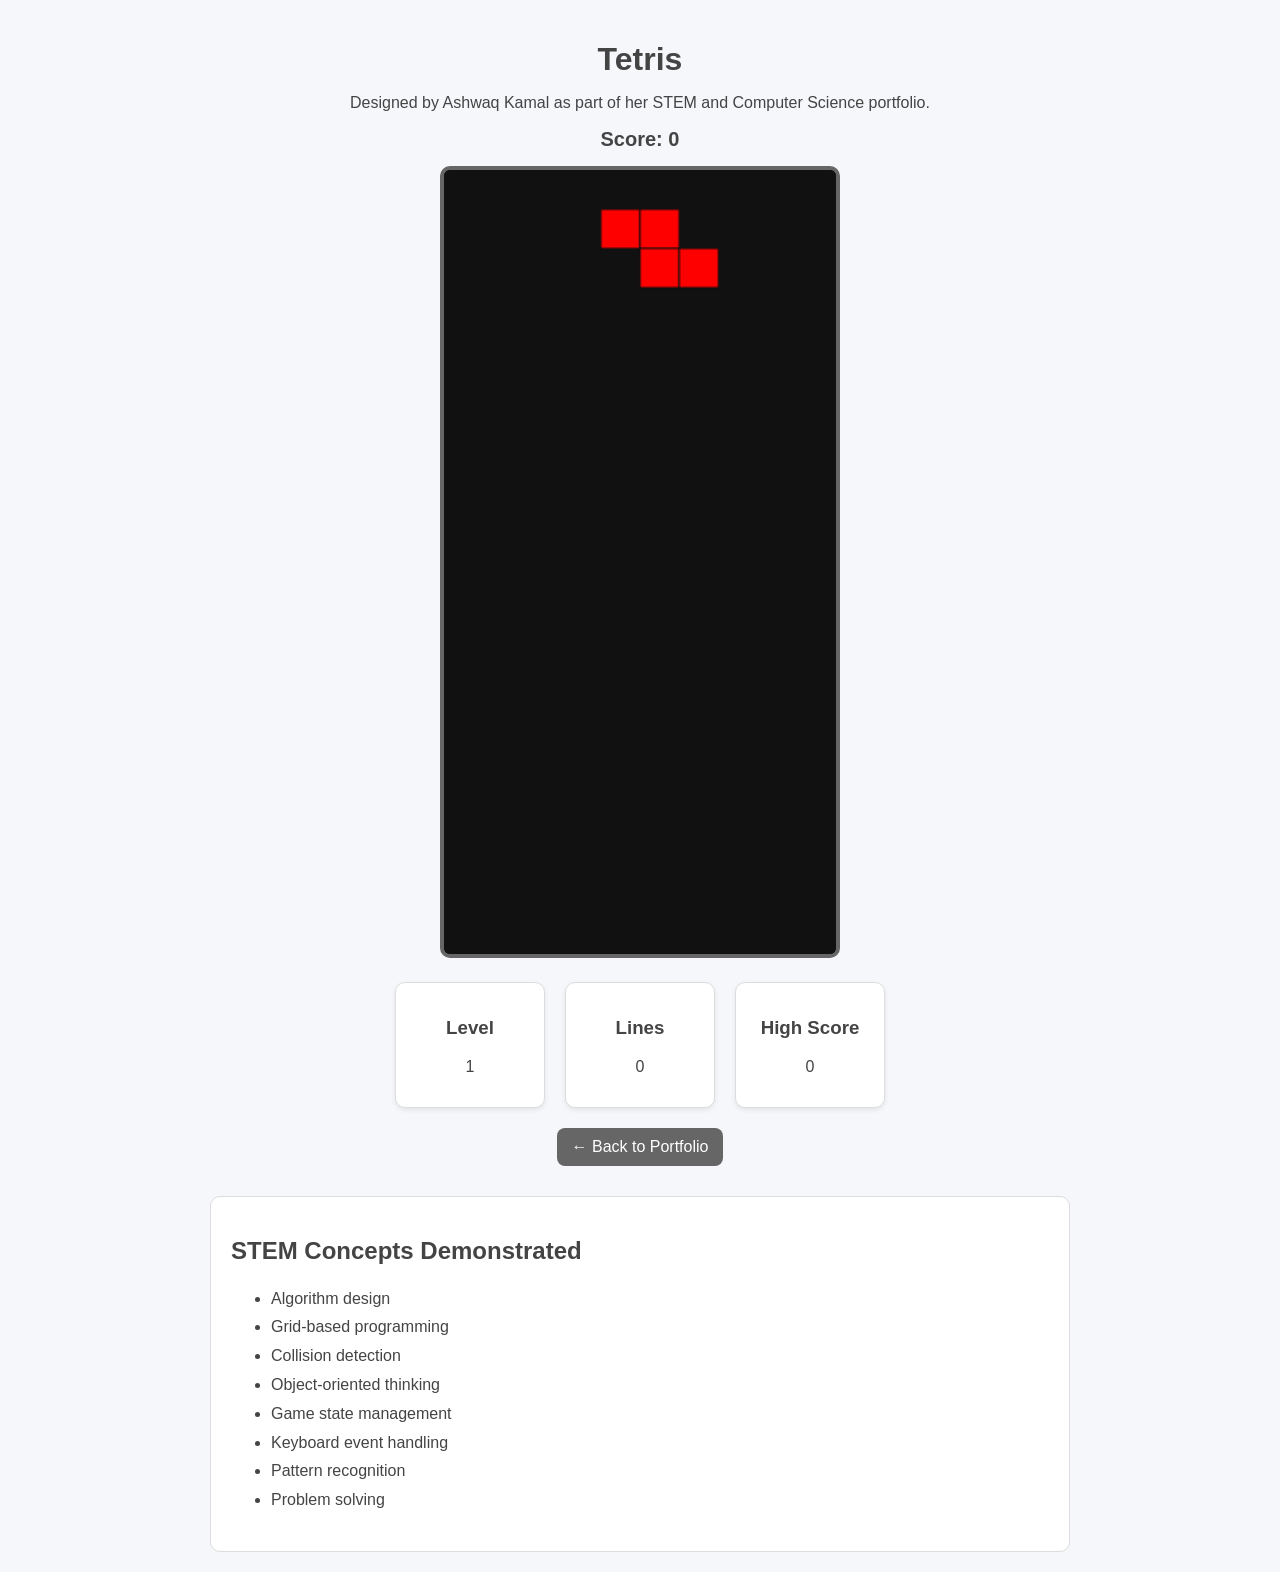
<file: games/tetris.html>
<!DOCTYPE html>
<html lang="en">
<head>
<meta charset="UTF-8">
<meta name="viewport" content="width=device-width, initial-scale=1.0">

<title>Tetris | Ashwaq Kamal</title>

<style>

*{
    box-sizing:border-box;
}

body{
    margin:0;
    font-family:Arial, Helvetica, sans-serif;
    background:#f5f7fa;
    color:#444;
    text-align:center;
}

.container{
    max-width:900px;
    margin:auto;
    padding:20px;
}

h1{
    margin-bottom:10px;
}

canvas{
    background:#111;
    border:4px solid #666;
    border-radius:10px;
    width:100%;
    max-width:400px;
    height:auto;
}

#scoreboard{
    font-size:20px;
    margin:15px;
    font-weight:bold;
}

.info-grid{
    display:flex;
    justify-content:center;
    gap:20px;
    flex-wrap:wrap;
    margin-top:20px;
}

.info-box{
    background:white;
    border:1px solid #ddd;
    border-radius:10px;
    padding:15px;
    min-width:150px;
    box-shadow:0 2px 5px rgba(0,0,0,.08);
}

#gameOverScreen{
    display:none;
    position:fixed;
    top:0;
    left:0;
    width:100%;
    height:100%;
    background:rgba(0,0,0,.75);
    justify-content:center;
    align-items:center;
}

#gameOverBox{
    background:white;
    padding:30px;
    border-radius:12px;
    width:320px;
}

#gameOverBox button{
    padding:12px 20px;
    font-size:16px;
    cursor:pointer;
}

.stem-box{
    margin-top:30px;
    background:white;
    border:1px solid #ddd;
    border-radius:10px;
    padding:20px;
    text-align:left;
}

.back-link{
    display:inline-block;
    margin-top:20px;
    text-decoration:none;
    padding:10px 15px;
    background:#666;
    color:white;
    border-radius:8px;
}

.back-link:hover{
    background:#555;
}

ul{
    line-height:1.8;
}

</style>

</head>

<body>

<div class="container">

<h1>Tetris</h1>

<p>
Designed by Ashwaq Kamal as part of her STEM and Computer Science portfolio.
</p>

<div id="scoreboard">
Score:
<span id="score">0</span>
</div>

<canvas
id="gameCanvas"
width="300"
height="600">
</canvas>

<div class="info-grid">

<div class="info-box">
<h3>Level</h3>
<p id="level">1</p>
</div>

<div class="info-box">
<h3>Lines</h3>
<p id="lines">0</p>
</div>

<div class="info-box">
<h3>High Score</h3>
<p id="highscore">0</p>
</div>

</div>

<a
class="back-link"
href="../index.html">
← Back to Portfolio
</a>

<div class="stem-box">

<h2>STEM Concepts Demonstrated</h2>

<ul>
<li>Algorithm design</li>
<li>Grid-based programming</li>
<li>Collision detection</li>
<li>Object-oriented thinking</li>
<li>Game state management</li>
<li>Keyboard event handling</li>
<li>Pattern recognition</li>
<li>Problem solving</li>
</ul>

</div>

</div>

<div id="gameOverScreen">

<div id="gameOverBox">

<h2>Game Over</h2>

<p>
Final Score:
<strong id="finalScore">0</strong>
</p>

<button onclick="restartGame()">
Play Again
</button>

</div>

</div>

<script src="../js/tetris.js"></script>

</body>
</html>
</file>
<file: style.css>
/* ==========================================================
   ASHWAQ KAMAL
   PROFESSIONAL TEACHING PORTFOLIO
   VERSION 2.0
========================================================== */


/* ==========================================================
   RESET
========================================================== */

*{
    margin:0;
    padding:0;
    box-sizing:border-box;
}

html{
    scroll-behavior:smooth;
}

body{

    font-family:'Poppins',sans-serif;

    color:#2d3748;

    background:#f7f9fc;

    line-height:1.8;

    overflow-x:hidden;

}



/* ==========================================================
   VARIABLES
========================================================== */

:root{

    --primary:#12355B;

    --primary-dark:#0d2843;

    --accent:#C8A45D;

    --light:#f7f9fc;

    --white:#ffffff;

    --gray:#6b7280;

    --dark:#1f2937;

    --border:#e5e7eb;

    --shadow:0 10px 30px rgba(0,0,0,.08);

    --shadow-hover:0 15px 40px rgba(0,0,0,.12);

    --radius:18px;

}



/* ==========================================================
   GLOBAL
========================================================== */

.container{

    width:90%;

    max-width:1200px;

    margin:auto;

}

section{

    padding:90px 0;

}

.section-heading{

    text-align:center;

    margin-bottom:60px;

}

.section-heading span{

    display:inline-block;

    color:var(--accent);

    font-size:.95rem;

    letter-spacing:2px;

    text-transform:uppercase;

    font-weight:600;

    margin-bottom:15px;

}

.section-heading h2{

    font-size:2.4rem;

    color:var(--primary);

    font-weight:700;

}

.section-intro{

    max-width:850px;

    margin:0 auto 50px;

    text-align:center;

    color:var(--gray);

    font-size:1.05rem;

}

.light{

    background:#ffffff;

}



/* ==========================================================
   HEADER
========================================================== */

header{

    position:sticky;

    top:0;

    z-index:999;

    background:rgba(255,255,255,.95);

    backdrop-filter:blur(14px);

    border-bottom:1px solid var(--border);

}

nav{

    height:82px;

    display:flex;

    justify-content:space-between;

    align-items:center;

}

.logo{

    font-size:1.5rem;

    font-weight:700;

    color:var(--primary);

}

nav ul{

    display:flex;

    list-style:none;

    gap:32px;

}

nav a{

    text-decoration:none;

    color:var(--dark);

    font-weight:500;

    transition:.25s;

}

nav a:hover{

    color:var(--accent);

}



/* ==========================================================
   HERO
========================================================== */

.hero{

    padding:120px 0 90px;

    background:linear-gradient(135deg,#f7f9fc 0%,#eef4fa 100%);

}

.hero-container{

    display:grid;

    grid-template-columns:1.4fr .9fr;

    gap:60px;

    align-items:center;

}

.hero-subtitle{

    color:var(--accent);

    text-transform:uppercase;

    letter-spacing:2px;

    font-size:.9rem;

    font-weight:600;

    margin-bottom:18px;

}

.hero h1{

    font-size:3.4rem;

    line-height:1.2;

    color:var(--primary);

    margin-bottom:25px;

}

.hero-tagline{

    font-size:1.15rem;

    color:var(--gray);

    max-width:650px;

    margin-bottom:40px;

}



/* ==========================================================
   BUTTONS
========================================================== */

.hero-buttons{

    display:flex;

    flex-wrap:wrap;

    gap:18px;

}

.btn{

    display:inline-block;

    padding:15px 30px;

    border-radius:50px;

    text-decoration:none;

    font-weight:600;

    transition:.3s;

}

.btn-primary{

    background:var(--primary);

    color:white;

}

.btn-primary:hover{

    background:var(--primary-dark);

    transform:translateY(-3px);

}

.btn-secondary{

    background:var(--accent);

    color:white;

}

.btn-secondary:hover{

    transform:translateY(-3px);

    opacity:.92;

}

.btn-outline{

    border:2px solid var(--primary);

    color:var(--primary);

    background:white;

}

.btn-outline:hover{

    background:var(--primary);

    color:white;

}



/* ==========================================================
   HERO CARD
========================================================== */

.license-card{

    background:white;

    border-radius:var(--radius);

    padding:35px;

    box-shadow:var(--shadow);

    transition:.35s;

}

.license-card:hover{

    transform:translateY(-8px);

    box-shadow:var(--shadow-hover);

}

.license-card h3{

    color:var(--primary);

    margin-bottom:20px;

    font-size:1.4rem;

}

.license-card hr{

    margin:18px 0;

    border:none;

    border-top:1px solid var(--border);

}

.license-card p{

    margin:10px 0;

    color:var(--gray);

}



/* ==========================================================
   UTILITIES
========================================================== */

img{

    max-width:100%;

    display:block;

}

a{

    transition:.25s;

}

.card{

    background:white;

    border-radius:var(--radius);

    box-shadow:var(--shadow);

}

.text-center{

    text-align:center;

}
/* ==========================================================
   PROFESSIONAL HIGHLIGHTS
========================================================== */

.highlights{

    margin-top:-35px;

    position:relative;

    z-index:20;

}

.highlight-grid{

    display:grid;

    grid-template-columns:repeat(4,1fr);

    gap:25px;

}

.highlight-card{

    background:white;

    border-radius:var(--radius);

    padding:35px 28px;

    text-align:center;

    box-shadow:var(--shadow);

    transition:.35s;

    border-top:5px solid var(--accent);

}

.highlight-card:hover{

    transform:translateY(-10px);

    box-shadow:var(--shadow-hover);

}

.highlight-number{

    width:60px;

    height:60px;

    border-radius:50%;

    background:var(--primary);

    color:white;

    display:flex;

    justify-content:center;

    align-items:center;

    font-size:1.5rem;

    margin:0 auto 20px;

}

.highlight-card h3{

    color:var(--primary);

    margin-bottom:12px;

    font-size:1.2rem;

}

.highlight-card p{

    color:var(--gray);

    font-size:.95rem;

}



/* ==========================================================
   PROFESSIONAL SUMMARY
========================================================== */

.summary-grid{

    display:grid;

    grid-template-columns:2fr 1fr;

    gap:55px;

    align-items:flex-start;

}

.summary-text p{

    margin-bottom:25px;

    color:var(--gray);

    font-size:1.05rem;

}

.profile-box{

    background:white;

    border-radius:var(--radius);

    padding:35px;

    box-shadow:var(--shadow);

    position:sticky;

    top:120px;

}

.profile-box h3{

    color:var(--primary);

    margin-bottom:25px;

    font-size:1.3rem;

}

.profile-box ul{

    list-style:none;

}

.profile-box li{

    padding:12px 0;

    border-bottom:1px solid var(--border);

    color:var(--dark);

    font-weight:500;

}

.profile-box li:last-child{

    border-bottom:none;

}



/* ==========================================================
   EDUCATION & LICENSURE
========================================================== */

.education-grid{

    display:grid;

    grid-template-columns:repeat(3,1fr);

    gap:30px;

}

.education-card{

    background:white;

    border-radius:var(--radius);

    padding:35px;

    text-align:center;

    box-shadow:var(--shadow);

    transition:.35s;

}

.education-card:hover{

    transform:translateY(-10px);

    box-shadow:var(--shadow-hover);

}

.education-card h3{

    color:var(--primary);

    margin-bottom:10px;

    font-size:1.3rem;

}

.education-card h4{

    color:var(--accent);

    margin-bottom:18px;

    font-weight:600;

}

.education-card p{

    color:var(--gray);

    margin-bottom:10px;

}

.education-card span{

    display:block;

    margin-top:18px;

    color:var(--primary);

    font-weight:600;

}



/* ==========================================================
   PROFESSIONAL SKILLS
========================================================== */

.skills-grid{

    display:grid;

    grid-template-columns:repeat(2,1fr);

    gap:30px;

    margin-bottom:45px;

}

.skill-card{

    background:white;

    border-radius:var(--radius);

    padding:35px;

    box-shadow:var(--shadow);

    transition:.35s;

}

.skill-card:hover{

    transform:translateY(-8px);

    box-shadow:var(--shadow-hover);

}

.skill-card h3{

    color:var(--primary);

    margin-bottom:22px;

    font-size:1.3rem;

    border-left:5px solid var(--accent);

    padding-left:15px;

}

.skill-card ul{

    list-style:none;

}

.skill-card li{

    padding:10px 0;

    color:var(--gray);

    border-bottom:1px solid #f0f0f0;

}

.skill-card li:last-child{

    border-bottom:none;

}

.skill-card li::before{

    content:"✓";

    color:var(--accent);

    font-weight:bold;

    margin-right:12px;

}

.skills-summary{

    background:white;

    padding:40px;

    border-radius:var(--radius);

    box-shadow:var(--shadow);

    text-align:center;

    max-width:1000px;

    margin:0 auto;

}

.skills-summary p{

    color:var(--gray);

    font-size:1.05rem;

    margin:0;

}



/* ==========================================================
   SECTION SPACING
========================================================== */

.section{

    padding:90px 0;

}

.light{

    background:white;

}



/* ==========================================================
   SMOOTH CARD ANIMATIONS
========================================================== */

.highlight-card,
.education-card,
.skill-card,
.profile-box,
.skills-summary{

    transition:

        transform .35s ease,

        box-shadow .35s ease;

}
/* ==========================================================
   PROFESSIONAL EXPERIENCE
========================================================== */

.timeline{

    position:relative;

    max-width:1000px;

    margin:0 auto;

    padding-left:45px;

}

.timeline::before{

    content:"";

    position:absolute;

    left:18px;

    top:0;

    bottom:0;

    width:4px;

    background:var(--accent);

    border-radius:50px;

}

.timeline-item{

    position:relative;

    margin-bottom:55px;

}

.timeline-item:last-child{

    margin-bottom:0;

}

.timeline-dot{

    position:absolute;

    left:-36px;

    top:18px;

    width:18px;

    height:18px;

    border-radius:50%;

    background:var(--primary);

    border:4px solid white;

    box-shadow:0 0 0 4px rgba(18,53,91,.12);

}

.timeline-content{

    background:white;

    padding:35px;

    border-radius:var(--radius);

    box-shadow:var(--shadow);

    transition:.35s;

}

.timeline-content:hover{

    transform:translateY(-6px);

    box-shadow:var(--shadow-hover);

}

.timeline-date{

    display:inline-block;

    color:var(--accent);

    font-size:.9rem;

    font-weight:600;

    margin-bottom:12px;

    text-transform:uppercase;

    letter-spacing:1px;

}

.timeline-content h3{

    color:var(--primary);

    margin-bottom:6px;

    font-size:1.4rem;

}

.timeline-content h4{

    color:var(--gray);

    margin-bottom:20px;

    font-weight:500;

}

.timeline-content p{

    color:var(--gray);

    margin-bottom:20px;

}

.timeline-content ul{

    margin-left:20px;

}

.timeline-content li{

    margin-bottom:10px;

    color:var(--gray);

}



/* ==========================================================
   STEM & EDUCATIONAL TECHNOLOGY
========================================================== */

.projects-grid{

    display:grid;

    grid-template-columns:repeat(3,1fr);

    gap:30px;

    margin-top:45px;

}

.project-card{

    background:white;

    border-radius:var(--radius);

    padding:35px;

    text-align:center;

    box-shadow:var(--shadow);

    transition:.35s;

    display:flex;

    flex-direction:column;

}

.project-card:hover{

    transform:translateY(-8px);

    box-shadow:var(--shadow-hover);

}

.project-card h3{

    color:var(--primary);

    margin-bottom:18px;

}

.project-card p{

    color:var(--gray);

    flex:1;

}

.project-button{

    display:inline-block;

    margin-top:28px;

    padding:14px 28px;

    border-radius:40px;

    background:var(--accent);

    color:white;

    text-decoration:none;

    font-weight:600;

    transition:.3s;

}

.project-button:hover{

    background:var(--primary);

}

.innovation-box{

    margin-top:60px;

    background:white;

    padding:45px;

    border-left:6px solid var(--accent);

    border-radius:var(--radius);

    box-shadow:var(--shadow);

}

.innovation-box h3{

    color:var(--primary);

    margin-bottom:18px;

}

.innovation-box p{

    color:var(--gray);

}



/* ==========================================================
   TEACHING PHILOSOPHY
========================================================== */

.philosophy-layout{

    display:grid;

    grid-template-columns:2fr 1fr;

    gap:45px;

    align-items:flex-start;

}

.philosophy-text p{

    margin-bottom:22px;

    color:var(--gray);

}

.philosophy-card{

    background:white;

    border-radius:var(--radius);

    padding:35px;

    box-shadow:var(--shadow);

    position:sticky;

    top:120px;

}

.philosophy-card h3{

    color:var(--primary);

    margin-bottom:25px;

}

.philosophy-card ul{

    list-style:none;

    margin-bottom:30px;

}

.philosophy-card li{

    padding:12px 0;

    border-bottom:1px solid var(--border);

    color:var(--dark);

}

.philosophy-card li:last-child{

    border-bottom:none;

}

.philosophy-card .btn{

    width:100%;

    text-align:center;

}



/* ==========================================================
   PROJECTS & PHILOSOPHY ANIMATIONS
========================================================== */

.timeline-content,
.project-card,
.innovation-box,
.philosophy-card{

    transition:
        transform .35s ease,
        box-shadow .35s ease;

}

.timeline-content:hover,
.project-card:hover,
.innovation-box:hover,
.philosophy-card:hover{

    transform:translateY(-8px);

    box-shadow:var(--shadow-hover);

}
/* ==========================================================
   RESUME & DOCUMENTS
========================================================== */

.documents-grid{

    display:grid;

    grid-template-columns:repeat(2,1fr);

    gap:35px;

    margin-top:50px;

}

.document-card{

    background:white;

    padding:40px;

    border-radius:var(--radius);

    text-align:center;

    box-shadow:var(--shadow);

    transition:.35s;

}

.document-card:hover{

    transform:translateY(-8px);

    box-shadow:var(--shadow-hover);

}

.card-icon,
.project-icon,
.document-icon{

    width:60px;

    height:60px;

    border-radius:50%;

    background:var(--primary);

    color:white;

    display:flex;

    justify-content:center;

    align-items:center;

    margin:0 auto 25px;

    font-size:1.5rem;

    line-height:1;

}

.card-icon,
.project-icon,
.document-icon{

    width:60px;

    height:60px;

    border-radius:50%;

    background:var(--primary);

    color:white;

    display:flex;

    justify-content:center;

    align-items:center;

    margin:0 auto 25px;

    font-size:1.5rem;

    line-height:1;

}

.card-icon{

    background:#eef4fa;

    border:2px solid var(--primary);

}


.document-card h3{

    color:var(--primary);

    margin-bottom:18px;

}

.document-card p{

    color:var(--gray);

    margin-bottom:30px;

}



/* ==========================================================
   CONTACT
========================================================== */

.contact-wrapper{

    display:grid;

    grid-template-columns:repeat(3,1fr);

    gap:30px;

    margin-bottom:50px;

}

.contact-card{

    background:white;

    border-radius:var(--radius);

    padding:35px;

    text-align:center;

    box-shadow:var(--shadow);

    transition:.35s;

}

.contact-card:hover{

    transform:translateY(-8px);

    box-shadow:var(--shadow-hover);

}

.contact-card h3{

    color:var(--primary);

    margin-bottom:15px;

}

.contact-card p{

    color:var(--gray);

}

.contact-card a{

    color:var(--primary);

    text-decoration:none;

    word-break:break-word;

}

.contact-card a:hover{

    color:var(--accent);

}

.contact-message{

    max-width:900px;

    margin:auto;

    text-align:center;

    color:var(--gray);

    font-size:1.05rem;

}



/* ==========================================================
   FOOTER
========================================================== */

footer{

    background:var(--primary);

    color:white;

    padding:70px 0 35px;

}

.footer-grid{

    display:grid;

    grid-template-columns:2fr 1fr 1fr;

    gap:50px;

    margin-bottom:40px;

}

.footer-grid h3,

.footer-grid h4{

    margin-bottom:20px;

}

.footer-grid p{

    color:rgba(255,255,255,.85);

    margin-bottom:10px;

}

.footer-grid ul{

    list-style:none;

}

.footer-grid li{

    margin-bottom:12px;

}

.footer-grid a{

    color:rgba(255,255,255,.85);

    text-decoration:none;

}

.footer-grid a:hover{

    color:white;

}

footer hr{

    border:none;

    border-top:1px solid rgba(255,255,255,.15);

    margin:30px 0;

}

.copyright{

    display:flex;

    justify-content:space-between;

    align-items:center;

    color:rgba(255,255,255,.75);

    font-size:.9rem;

}



/* ==========================================================
   BACK TO TOP
========================================================== */

#backToTop{

    position:fixed;

    right:30px;

    bottom:30px;

    width:55px;

    height:55px;

    border:none;

    border-radius:50%;

    background:var(--accent);

    color:white;

    font-size:1.4rem;

    cursor:pointer;

    box-shadow:var(--shadow);

    transition:.3s;

    z-index:1000;

}

#backToTop:hover{

    background:var(--primary);

    transform:translateY(-5px);

}



/* ==========================================================
   RESPONSIVE DESIGN
========================================================== */

@media(max-width:1100px){

.hero-container,

.summary-grid,

.philosophy-layout{

    grid-template-columns:1fr;

}

.education-grid{

    grid-template-columns:repeat(2,1fr);

}

.projects-grid{

    grid-template-columns:repeat(2,1fr);

}

.highlight-grid{

    grid-template-columns:repeat(2,1fr);

}

.profile-box,

.philosophy-card{

    position:static;

}

.footer-grid{

    grid-template-columns:1fr;

}

}



@media(max-width:768px){

nav{

    flex-direction:column;

    height:auto;

    padding:20px 0;

}

nav ul{

    flex-wrap:wrap;

    justify-content:center;

    gap:18px;

    margin-top:20px;

}

.hero{

    padding-top:70px;

}

.hero h1{

    font-size:2.4rem;

}

.hero-buttons{

    flex-direction:column;

}

.hero-buttons .btn{

    width:100%;

    text-align:center;

}

.education-grid,

.skills-grid,

.projects-grid,

.documents-grid,

.contact-wrapper,

.highlight-grid{

    grid-template-columns:1fr;

}

.timeline{

    padding-left:25px;

}

.timeline::before{

    left:10px;

}

.timeline-dot{

    left:-27px;

}

.section-heading h2{

    font-size:2rem;

}

.copyright{

    flex-direction:column;

    gap:10px;

    text-align:center;

}

}



@media(max-width:480px){

.container{

    width:94%;

}

section{

    padding:70px 0;

}

.hero h1{

    font-size:2rem;

}

.section-heading h2{

    font-size:1.7rem;

}

.document-card,

.skill-card,

.education-card,

.project-card,

.contact-card,

.highlight-card,

.timeline-content,

.license-card{

    padding:25px;

}

#backToTop{

    width:48px;

    height:48px;

    right:18px;

    bottom:18px;

}

}



/* ==========================================================
   SIMPLE FADE ANIMATION
========================================================== */

@keyframes fadeUp{

    from{

        opacity:0;

        transform:translateY(30px);

    }

    to{

        opacity:1;

        transform:translateY(0);

    }

}

.hero,

.highlight-card,

.education-card,

.skill-card,

.timeline-item,

.project-card,

.document-card,

.contact-card{

    animation:fadeUp .8s ease both;

}
#backToTop{

    opacity:0;

    visibility:hidden;

}
/* =====================================
   JAVASCRIPT SUPPORT
===================================== */

.hidden{

    opacity:0;

    transform:translateY(40px);

    transition:
        opacity .8s ease,
        transform .8s ease;

}

.show{

    opacity:1;

    transform:translateY(0);

}

nav a.active{

    color:var(--accent);

}

body.loaded{

    opacity:1;

}

body{

    opacity:0;

    transition:opacity .35s ease;

}
</file>
